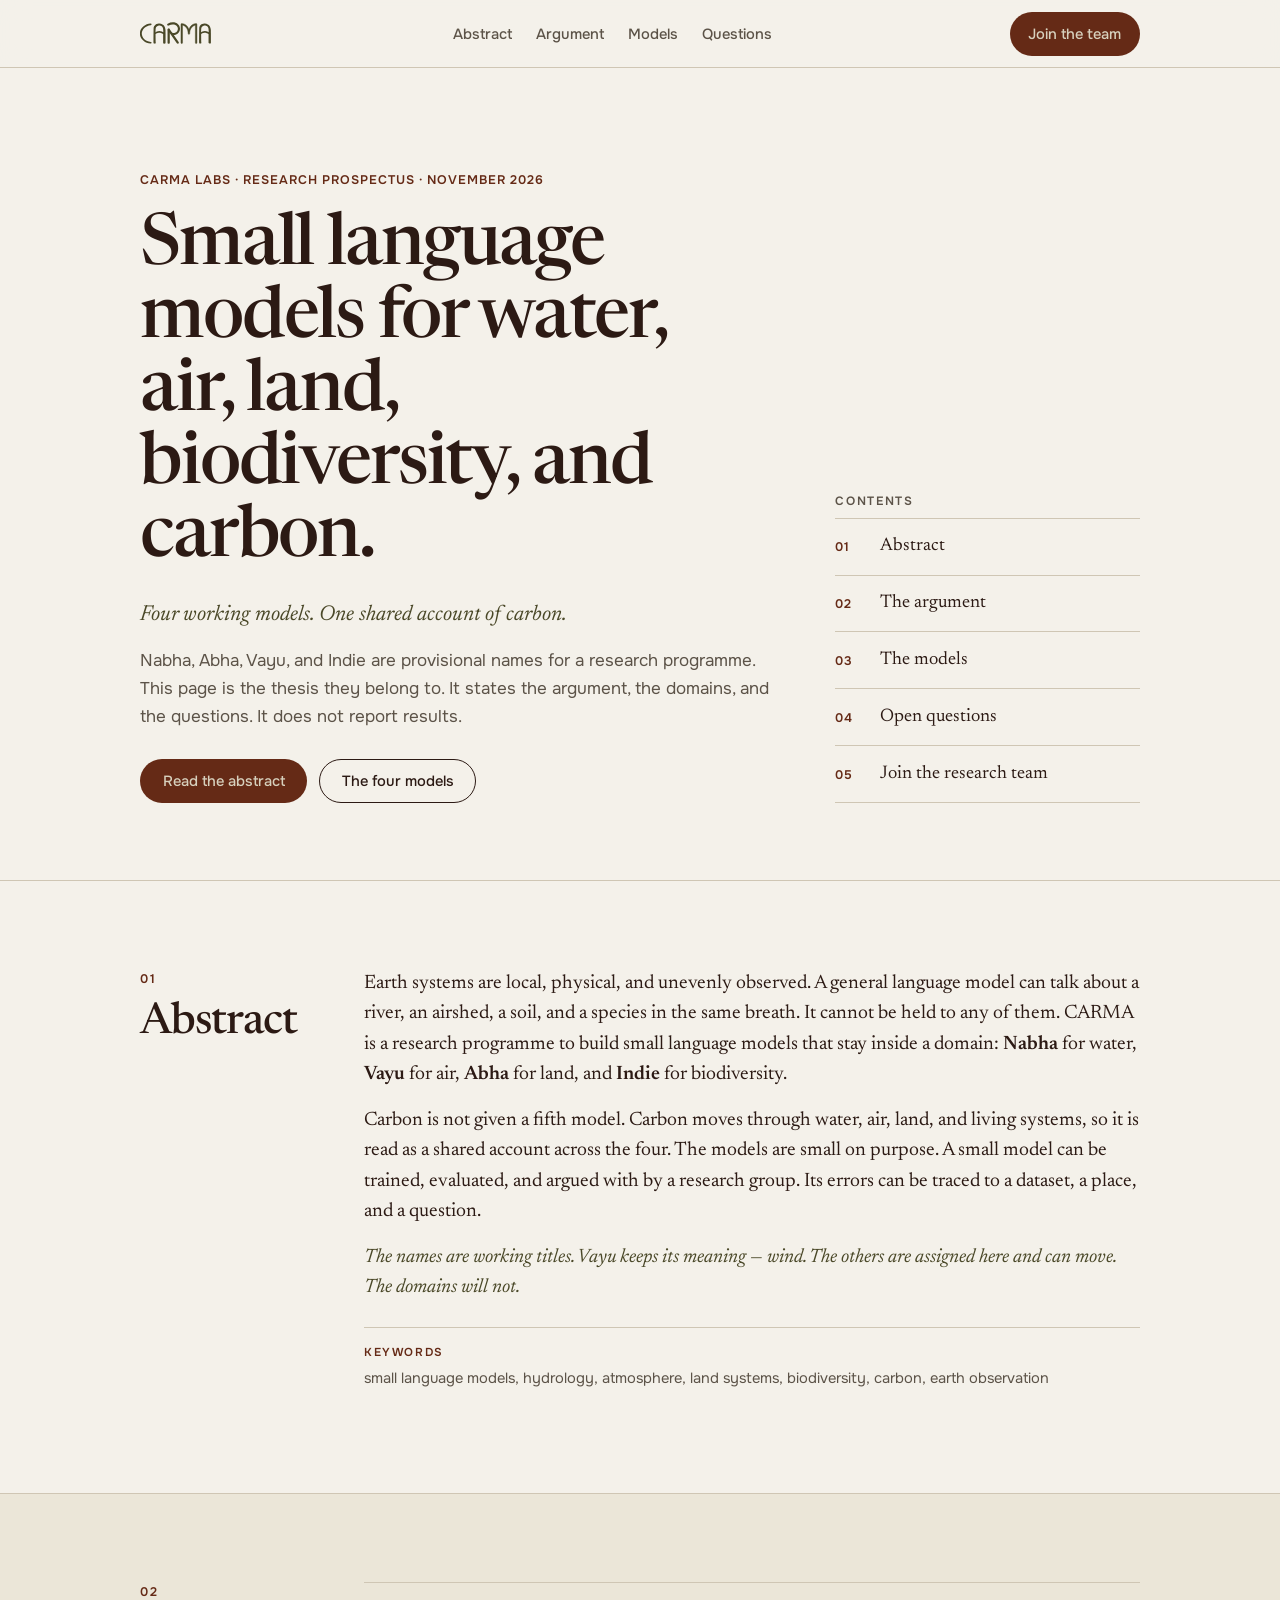
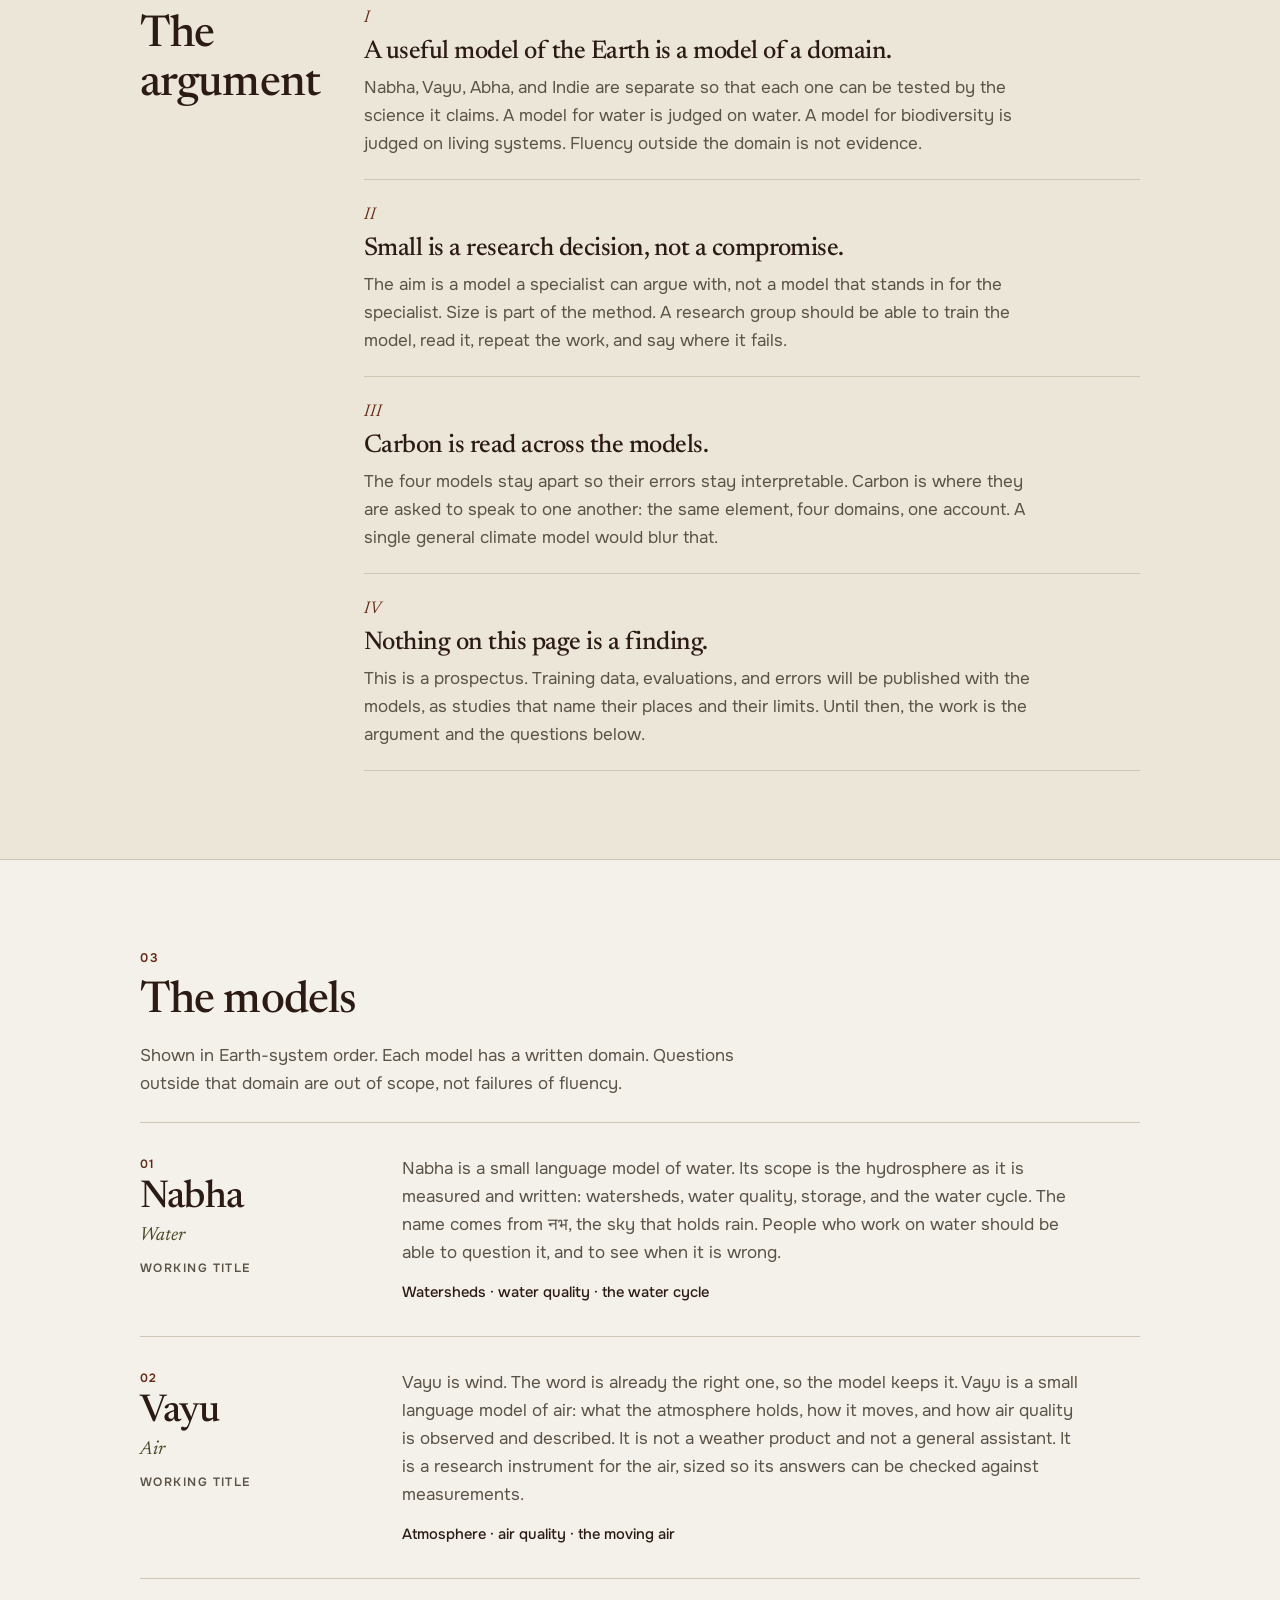
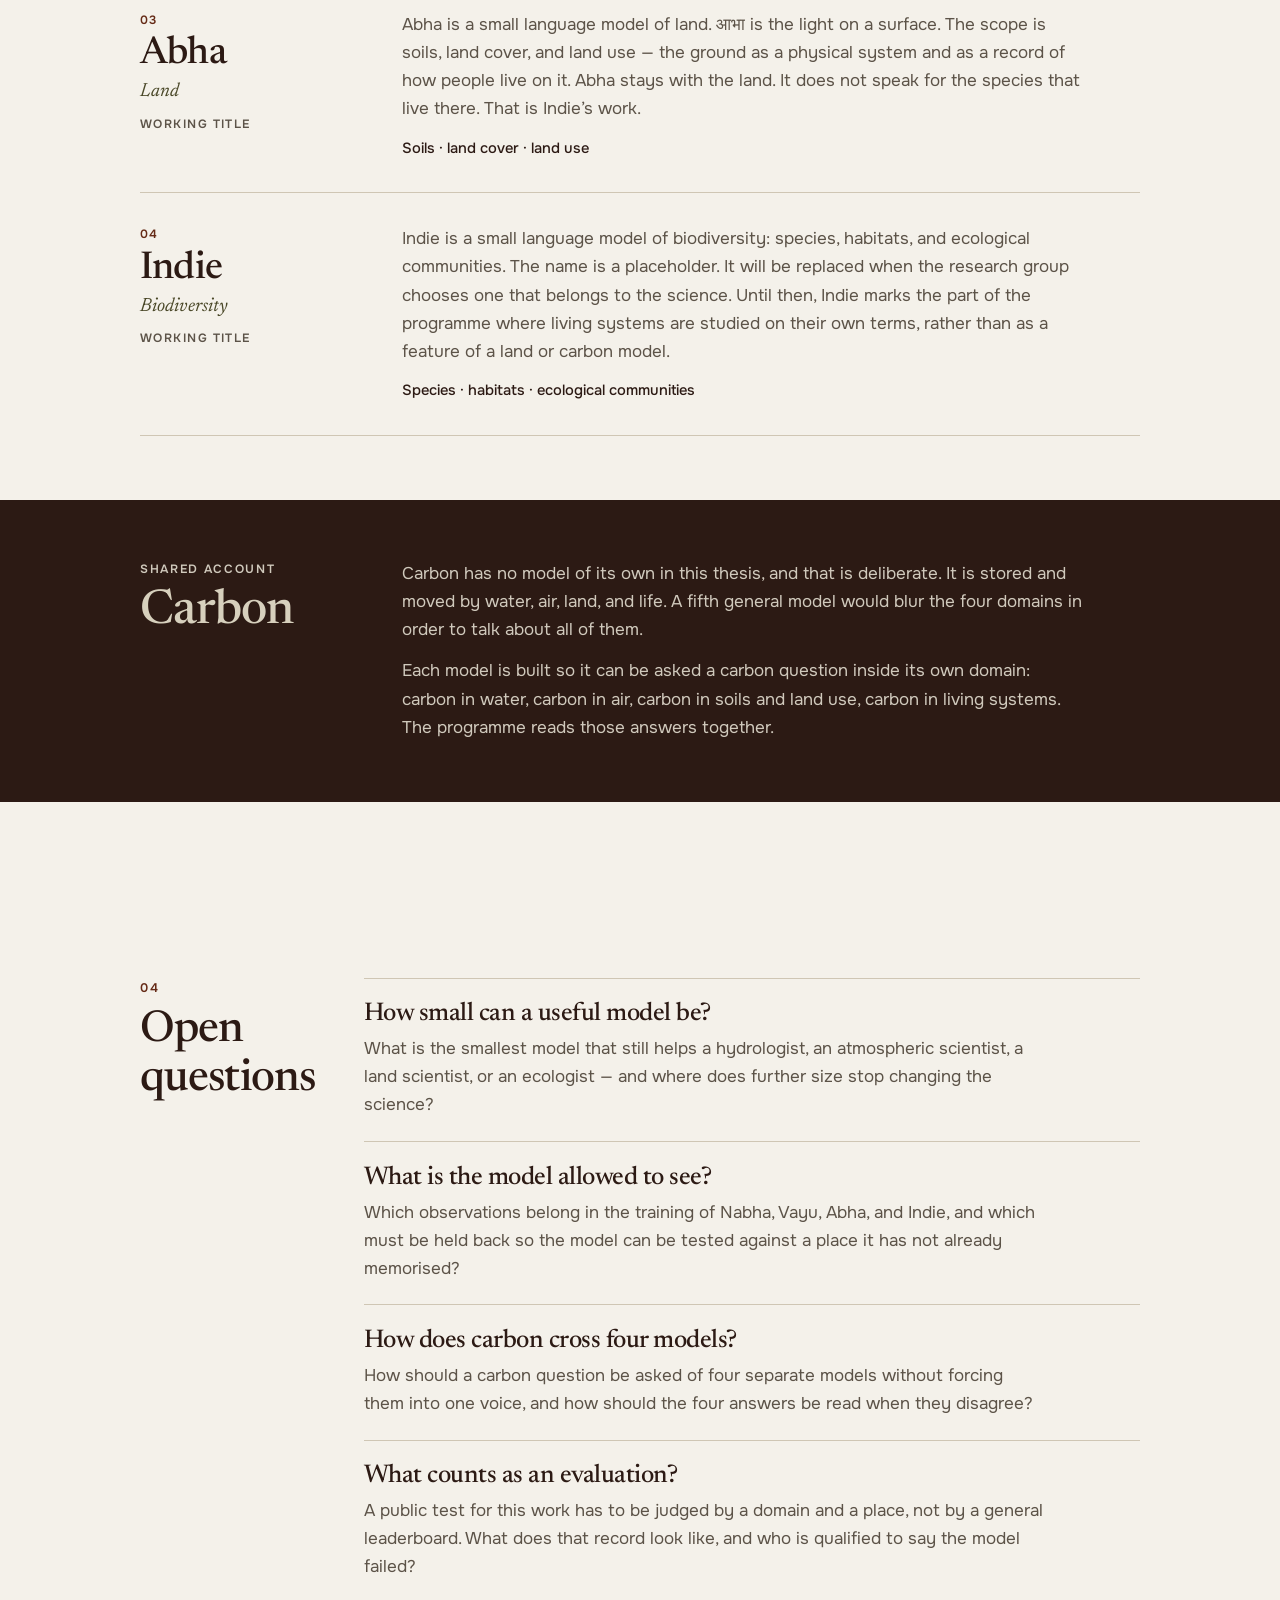
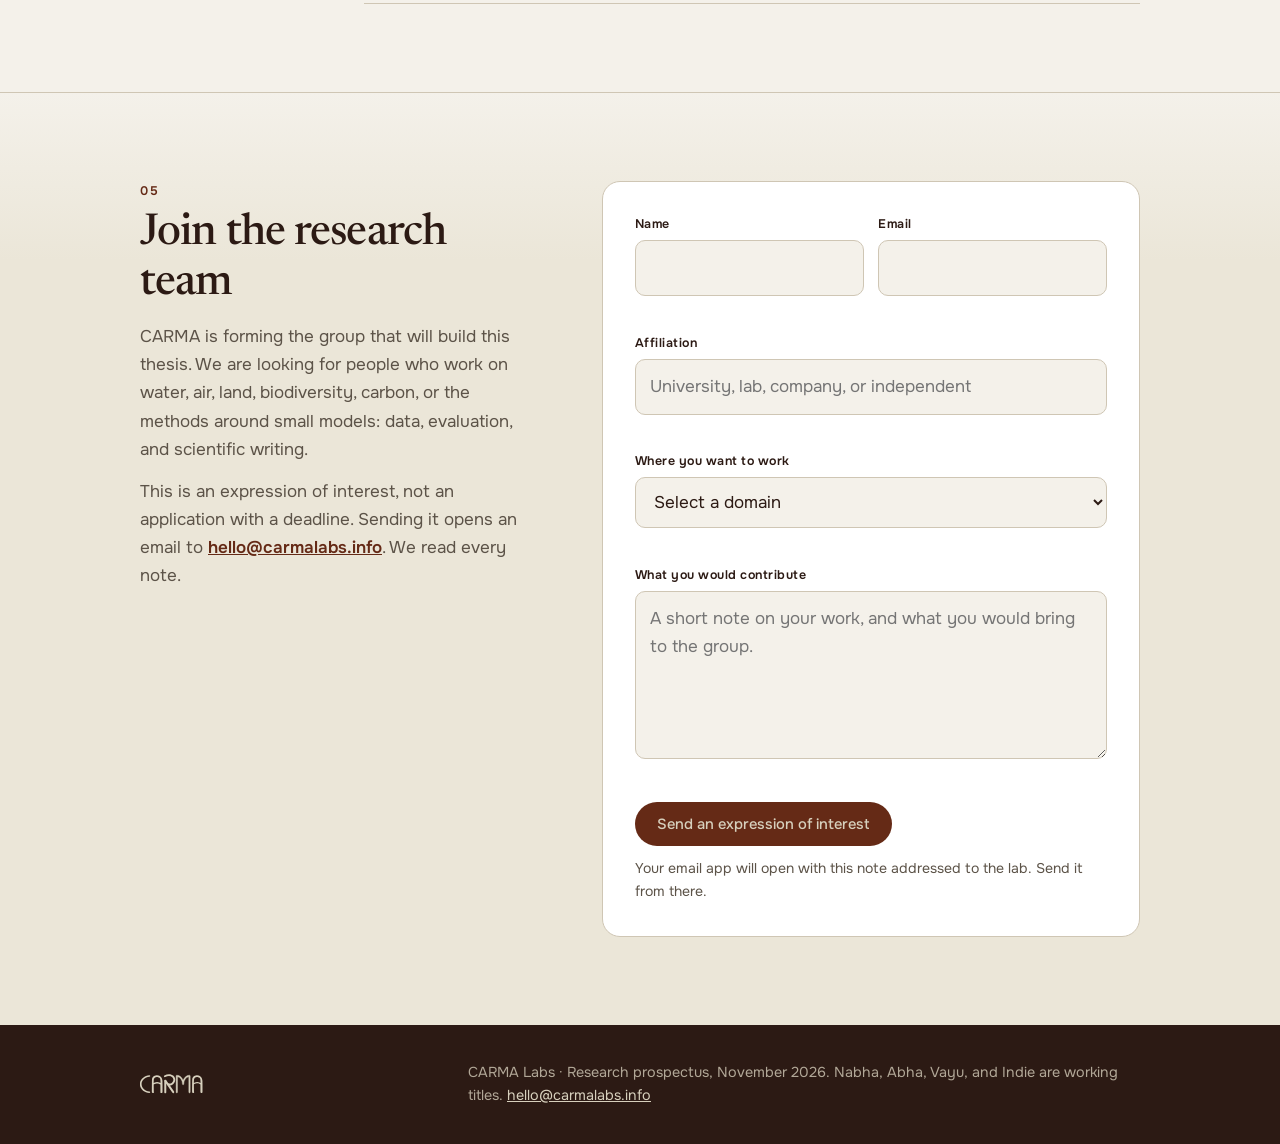
<file: index.html>
<!DOCTYPE html>
<html lang="en">
<head>
  <meta charset="UTF-8">
  <meta name="viewport" content="width=device-width, initial-scale=1.0">
  <title>CARMA — Small language models for water, air, land, biodiversity, and carbon</title>
  <meta name="description" content="A research prospectus from CARMA Labs. Working models Nabha, Abha, Vayu, and Indie, for water, air, land, and biodiversity, with carbon read across all four.">
  <meta property="og:title" content="CARMA — Small language models for water, air, land, biodiversity, and carbon">
  <meta property="og:description" content="A research prospectus. Working models: Nabha, Abha, Vayu, and Indie.">
  <meta property="og:type" content="website">
  <meta property="og:url" content="https://carmalabs.info/">
  <link rel="icon" href="./assets/brand/monogram-terracotta.svg" type="image/svg+xml">
  <link rel="preconnect" href="https://fonts.googleapis.com">
  <link rel="preconnect" href="https://fonts.gstatic.com" crossorigin>
  <link href="https://fonts.googleapis.com/css2?family=Newsreader:ital,opsz,wght@0,6..72,400;0,6..72,500;0,6..72,600;1,6..72,400;1,6..72,500&family=Onest:wght@400;500;600&display=swap" rel="stylesheet">
  <link rel="stylesheet" href="./assets/css/style.css">
</head>
<body>
  <a class="skip-link" href="#abstract">Skip to the thesis</a>

  <header class="site-header">
    <nav class="nav" aria-label="Thesis">
      <a href="#top" class="logo" aria-label="CARMA, back to the title">
        <img class="logo__wordmark" src="./assets/brand/wordmark-nav.svg" alt="CARMA">
      </a>
      <button class="nav-toggle" type="button" aria-label="Open sections" aria-expanded="false" aria-controls="nav-links">
        <span class="nav-toggle-bar"></span>
        <span class="nav-toggle-bar"></span>
        <span class="nav-toggle-bar"></span>
      </button>
      <ul class="nav-links" id="nav-links">
        <li><a href="#abstract">Abstract</a></li>
        <li><a href="#argument">Argument</a></li>
        <li><a href="#models">Models</a></li>
        <li><a href="#questions">Questions</a></li>
        <li class="nav-join"><a href="#join">Join the team</a></li>
      </ul>
      <a href="#join" class="btn btn--primary nav-cta">Join the team</a>
    </nav>
  </header>

  <main id="top">
    <section class="cover" aria-labelledby="thesis-title">
      <div class="container cover__grid">
        <div class="cover__titleblock">
          <p class="eyebrow">CARMA Labs · Research prospectus · November 2026</p>
          <h1 id="thesis-title">Small language models for water, air, land, biodiversity, and carbon.</h1>
          <p class="cover__epigraph">Four working models. One shared account of carbon.</p>
          <p class="cover__lede">Nabha, Abha, Vayu, and Indie are provisional names for a research programme. This page is the thesis they belong to. It states the argument, the domains, and the questions. It does not report results.</p>
          <div class="cover__actions">
            <a href="#abstract" class="btn btn--primary">Read the abstract</a>
            <a href="#models" class="btn btn--outline">The four models</a>
          </div>
        </div>
        <nav class="contents" aria-label="Contents">
          <p class="contents__label">Contents</p>
          <ol>
            <li><a href="#abstract"><span>01</span> Abstract</a></li>
            <li><a href="#argument"><span>02</span> The argument</a></li>
            <li><a href="#models"><span>03</span> The models</a></li>
            <li><a href="#questions"><span>04</span> Open questions</a></li>
            <li><a href="#join"><span>05</span> Join the research team</a></li>
          </ol>
        </nav>
      </div>
    </section>

    <section class="section" id="abstract" aria-labelledby="abstract-title">
      <div class="container prose-grid">
        <header class="section-kicker">
          <p class="section-num">01</p>
          <h2 id="abstract-title">Abstract</h2>
        </header>
        <div class="abstract">
          <p>Earth systems are local, physical, and unevenly observed. A general language model can talk about a river, an airshed, a soil, and a species in the same breath. It cannot be held to any of them. CARMA is a research programme to build small language models that stay inside a domain: <strong>Nabha</strong> for water, <strong>Vayu</strong> for air, <strong>Abha</strong> for land, and <strong>Indie</strong> for biodiversity.</p>
          <p>Carbon is not given a fifth model. Carbon moves through water, air, land, and living systems, so it is read as a shared account across the four. The models are small on purpose. A small model can be trained, evaluated, and argued with by a research group. Its errors can be traced to a dataset, a place, and a question.</p>
          <p class="abstract__close">The names are working titles. Vayu keeps its meaning — wind. The others are assigned here and can move. The domains will not.</p>
          <p class="keywords"><span>Keywords</span> small language models, hydrology, atmosphere, land systems, biodiversity, carbon, earth observation</p>
        </div>
      </div>
    </section>

    <section class="section section--sand" id="argument" aria-labelledby="argument-title">
      <div class="container prose-grid">
        <header class="section-kicker">
          <p class="section-num">02</p>
          <h2 id="argument-title">The argument</h2>
        </header>
        <div class="claims">
          <article class="claim">
            <p class="claim__num">I</p>
            <h3>A useful model of the Earth is a model of a domain.</h3>
            <p>Nabha, Vayu, Abha, and Indie are separate so that each one can be tested by the science it claims. A model for water is judged on water. A model for biodiversity is judged on living systems. Fluency outside the domain is not evidence.</p>
          </article>
          <article class="claim">
            <p class="claim__num">II</p>
            <h3>Small is a research decision, not a compromise.</h3>
            <p>The aim is a model a specialist can argue with, not a model that stands in for the specialist. Size is part of the method. A research group should be able to train the model, read it, repeat the work, and say where it fails.</p>
          </article>
          <article class="claim">
            <p class="claim__num">III</p>
            <h3>Carbon is read across the models.</h3>
            <p>The four models stay apart so their errors stay interpretable. Carbon is where they are asked to speak to one another: the same element, four domains, one account. A single general climate model would blur that.</p>
          </article>
          <article class="claim">
            <p class="claim__num">IV</p>
            <h3>Nothing on this page is a finding.</h3>
            <p>This is a prospectus. Training data, evaluations, and errors will be published with the models, as studies that name their places and their limits. Until then, the work is the argument and the questions below.</p>
          </article>
        </div>
      </div>
    </section>

    <section class="section" id="models" aria-labelledby="models-title">
      <div class="container">
        <header class="section-intro">
          <p class="section-num">03</p>
          <h2 id="models-title">The models</h2>
          <p class="section-lede">Shown in Earth-system order. Each model has a written domain. Questions outside that domain are out of scope, not failures of fluency.</p>
        </header>

        <div class="models">
          <article class="model" id="nabha">
            <div class="model__index">
              <p class="model__num">01</p>
              <h3>Nabha</h3>
              <p class="model__domain">Water</p>
              <p class="model__status">Working title</p>
            </div>
            <div class="model__body">
              <p>Nabha is a small language model of water. Its scope is the hydrosphere as it is measured and written: watersheds, water quality, storage, and the water cycle. The name comes from <span lang="sa">नभ</span>, the sky that holds rain. People who work on water should be able to question it, and to see when it is wrong.</p>
              <p class="model__scope">Watersheds · water quality · the water cycle</p>
            </div>
          </article>

          <article class="model" id="vayu">
            <div class="model__index">
              <p class="model__num">02</p>
              <h3>Vayu</h3>
              <p class="model__domain">Air</p>
              <p class="model__status">Working title</p>
            </div>
            <div class="model__body">
              <p>Vayu is wind. The word is already the right one, so the model keeps it. Vayu is a small language model of air: what the atmosphere holds, how it moves, and how air quality is observed and described. It is not a weather product and not a general assistant. It is a research instrument for the air, sized so its answers can be checked against measurements.</p>
              <p class="model__scope">Atmosphere · air quality · the moving air</p>
            </div>
          </article>

          <article class="model" id="abha">
            <div class="model__index">
              <p class="model__num">03</p>
              <h3>Abha</h3>
              <p class="model__domain">Land</p>
              <p class="model__status">Working title</p>
            </div>
            <div class="model__body">
              <p>Abha is a small language model of land. <span lang="sa">आभा</span> is the light on a surface. The scope is soils, land cover, and land use — the ground as a physical system and as a record of how people live on it. Abha stays with the land. It does not speak for the species that live there. That is Indie’s work.</p>
              <p class="model__scope">Soils · land cover · land use</p>
            </div>
          </article>

          <article class="model" id="indie">
            <div class="model__index">
              <p class="model__num">04</p>
              <h3>Indie</h3>
              <p class="model__domain">Biodiversity</p>
              <p class="model__status">Working title</p>
            </div>
            <div class="model__body">
              <p>Indie is a small language model of biodiversity: species, habitats, and ecological communities. The name is a placeholder. It will be replaced when the research group chooses one that belongs to the science. Until then, Indie marks the part of the programme where living systems are studied on their own terms, rather than as a feature of a land or carbon model.</p>
              <p class="model__scope">Species · habitats · ecological communities</p>
            </div>
          </article>
        </div>
      </div>

      <div class="carbon" id="carbon">
        <div class="container carbon__grid">
          <div>
            <p class="carbon__kicker">Shared account</p>
            <h3>Carbon</h3>
          </div>
          <div>
            <p>Carbon has no model of its own in this thesis, and that is deliberate. It is stored and moved by water, air, land, and life. A fifth general model would blur the four domains in order to talk about all of them.</p>
            <p>Each model is built so it can be asked a carbon question inside its own domain: carbon in water, carbon in air, carbon in soils and land use, carbon in living systems. The programme reads those answers together.</p>
          </div>
        </div>
      </div>
    </section>

    <section class="section" id="questions" aria-labelledby="questions-title">
      <div class="container prose-grid">
        <header class="section-kicker">
          <p class="section-num">04</p>
          <h2 id="questions-title">Open questions</h2>
        </header>
        <ol class="questions">
          <li>
            <h3>How small can a useful model be?</h3>
            <p>What is the smallest model that still helps a hydrologist, an atmospheric scientist, a land scientist, or an ecologist — and where does further size stop changing the science?</p>
          </li>
          <li>
            <h3>What is the model allowed to see?</h3>
            <p>Which observations belong in the training of Nabha, Vayu, Abha, and Indie, and which must be held back so the model can be tested against a place it has not already memorised?</p>
          </li>
          <li>
            <h3>How does carbon cross four models?</h3>
            <p>How should a carbon question be asked of four separate models without forcing them into one voice, and how should the four answers be read when they disagree?</p>
          </li>
          <li>
            <h3>What counts as an evaluation?</h3>
            <p>A public test for this work has to be judged by a domain and a place, not by a general leaderboard. What does that record look like, and who is qualified to say the model failed?</p>
          </li>
        </ol>
      </div>
    </section>

    <section class="section section--join" id="join" aria-labelledby="join-title">
      <div class="container join-grid">
        <header class="section-kicker">
          <p class="section-num">05</p>
          <h2 id="join-title">Join the research team</h2>
          <p>CARMA is forming the group that will build this thesis. We are looking for people who work on water, air, land, biodiversity, carbon, or the methods around small models: data, evaluation, and scientific writing.</p>
          <p>This is an expression of interest, not an application with a deadline. Sending it opens an email to <a href="mailto:hello@carmalabs.info">hello@carmalabs.info</a>. We read every note.</p>
        </header>

        <form class="join-form" id="join-form" novalidate>
          <div class="form-row">
            <div class="form-group">
              <label for="name">Name</label>
              <input type="text" id="name" name="name" autocomplete="name" required>
              <span class="form-error" id="name-error"></span>
            </div>
            <div class="form-group">
              <label for="email">Email</label>
              <input type="email" id="email" name="email" autocomplete="email" required>
              <span class="form-error" id="email-error"></span>
            </div>
          </div>
          <div class="form-group">
            <label for="affiliation">Affiliation</label>
            <input type="text" id="affiliation" name="affiliation" autocomplete="organization" placeholder="University, lab, company, or independent" required>
            <span class="form-error" id="affiliation-error"></span>
          </div>
          <div class="form-group">
            <label for="interest">Where you want to work</label>
            <select id="interest" name="interest" required>
              <option value="">Select a domain</option>
              <option>Nabha — Water</option>
              <option>Vayu — Air</option>
              <option>Abha — Land</option>
              <option>Indie — Biodiversity</option>
              <option>Carbon, across the four models</option>
              <option>Methods, data, and evaluation</option>
              <option>Not sure yet</option>
            </select>
            <span class="form-error" id="interest-error"></span>
          </div>
          <div class="form-group">
            <label for="note">What you would contribute</label>
            <textarea id="note" name="note" rows="5" required placeholder="A short note on your work, and what you would bring to the group."></textarea>
            <span class="form-error" id="note-error"></span>
          </div>
          <div class="form-actions">
            <button type="submit" class="btn btn--primary">Send an expression of interest</button>
            <p class="form-hint">Your email app will open with this note addressed to the lab. Send it from there.</p>
          </div>
          <p class="form-success" id="form-success" hidden role="status"></p>
        </form>
      </div>
    </section>
  </main>

  <footer class="site-footer">
    <div class="footer-inner">
      <img src="./assets/brand/wordmark-on-dark.svg" alt="CARMA" class="footer-wordmark">
      <p class="colophon">CARMA Labs · Research prospectus, November 2026. Nabha, Abha, Vayu, and Indie are working titles. <a href="mailto:hello@carmalabs.info">hello@carmalabs.info</a></p>
    </div>
  </footer>

  <script src="./assets/js/main.js"></script>
</body>
</html>
</file>
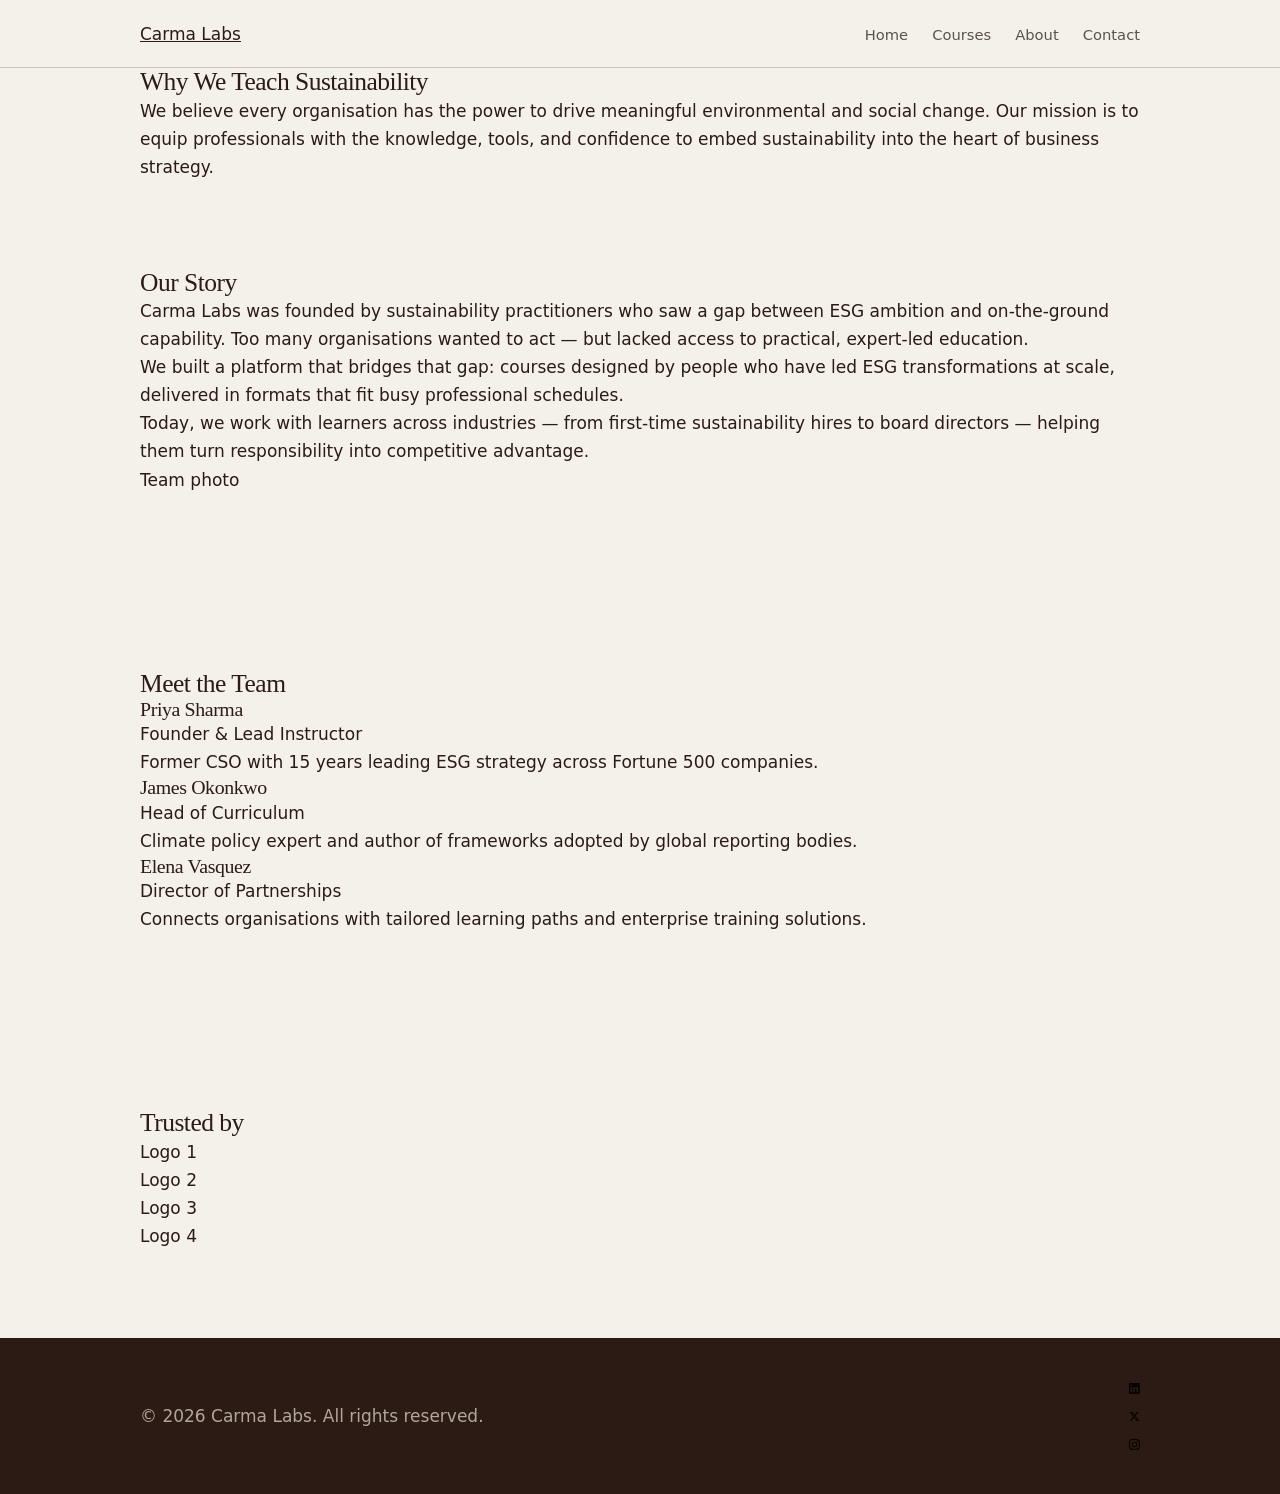
<file: about.html>
<!DOCTYPE html>
<html lang="en">
<head>
  <meta charset="UTF-8">
  <meta name="viewport" content="width=device-width, initial-scale=1.0">
  <title>About — Carma Labs</title>
  <link rel="preconnect" href="https://fonts.googleapis.com">
  <link rel="preconnect" href="https://fonts.gstatic.com" crossorigin>
  <link href="https://fonts.googleapis.com/css2?family=Inter:wght@400;500;600&display=swap" rel="stylesheet">
  <link rel="stylesheet" href="./assets/css/style.css">
</head>
<body>
  <header class="site-header">
    <nav class="nav" aria-label="Main navigation">
      <a href="./index.html" class="logo">Carma Labs</a>
      <button class="nav-toggle" type="button" aria-label="Toggle menu" aria-expanded="false">
        <span class="nav-toggle-bar"></span>
        <span class="nav-toggle-bar"></span>
        <span class="nav-toggle-bar"></span>
      </button>
      <ul class="nav-links">
        <li><a href="./index.html">Home</a></li>
        <li><a href="./courses.html">Courses</a></li>
        <li><a href="./about.html">About</a></li>
        <li><a href="./contact.html">Contact</a></li>
      </ul>
    </nav>
  </header>

  <main>
    <!-- Hero -->
    <section class="page-hero section--alt">
      <div class="container page-hero__inner page-hero__inner--centered">
        <h1 class="page-hero__title">Why We Teach Sustainability</h1>
        <p class="page-hero__subtext">We believe every organisation has the power to drive meaningful environmental and social change. Our mission is to equip professionals with the knowledge, tools, and confidence to embed sustainability into the heart of business strategy.</p>
      </div>
    </section>

    <!-- Our Story -->
    <section class="section our-story">
      <div class="container our-story__inner">
        <div class="our-story__content">
          <h2 class="section-heading section-heading--left">Our Story</h2>
          <p>Carma Labs was founded by sustainability practitioners who saw a gap between ESG ambition and on-the-ground capability. Too many organisations wanted to act — but lacked access to practical, expert-led education.</p>
          <p>We built a platform that bridges that gap: courses designed by people who have led ESG transformations at scale, delivered in formats that fit busy professional schedules.</p>
          <p>Today, we work with learners across industries — from first-time sustainability hires to board directors — helping them turn responsibility into competitive advantage.</p>
        </div>
        <div class="our-story__image" aria-hidden="true">
          <span class="placeholder-label">Team photo</span>
        </div>
      </div>
    </section>

    <!-- Team -->
    <section class="section section--alt team">
      <div class="container">
        <h2 class="section-heading">Meet the Team</h2>
        <div class="team-grid">
          <article class="team-card">
            <div class="team-card__photo" aria-hidden="true"></div>
            <h3 class="team-card__name">Priya Sharma</h3>
            <p class="team-card__title">Founder &amp; Lead Instructor</p>
            <p class="team-card__bio">Former CSO with 15 years leading ESG strategy across Fortune 500 companies.</p>
          </article>
          <article class="team-card">
            <div class="team-card__photo" aria-hidden="true"></div>
            <h3 class="team-card__name">James Okonkwo</h3>
            <p class="team-card__title">Head of Curriculum</p>
            <p class="team-card__bio">Climate policy expert and author of frameworks adopted by global reporting bodies.</p>
          </article>
          <article class="team-card">
            <div class="team-card__photo" aria-hidden="true"></div>
            <h3 class="team-card__name">Elena Vasquez</h3>
            <p class="team-card__title">Director of Partnerships</p>
            <p class="team-card__bio">Connects organisations with tailored learning paths and enterprise training solutions.</p>
          </article>
        </div>
      </div>
    </section>

    <!-- Partners -->
    <section class="section partners">
      <div class="container">
        <h2 class="section-heading">Trusted by</h2>
        <div class="partners-grid">
          <div class="partner-logo" aria-hidden="true"><span>Logo 1</span></div>
          <div class="partner-logo" aria-hidden="true"><span>Logo 2</span></div>
          <div class="partner-logo" aria-hidden="true"><span>Logo 3</span></div>
          <div class="partner-logo" aria-hidden="true"><span>Logo 4</span></div>
        </div>
      </div>
    </section>
  </main>

  <footer class="site-footer">
    <div class="footer-inner">
      <p class="copyright">&copy; 2026 Carma Labs. All rights reserved.</p>
      <div class="social-links">
        <a href="#" aria-label="LinkedIn">
          <svg viewBox="0 0 24 24" aria-hidden="true"><path d="M20.447 20.452h-3.554v-5.569c0-1.328-.027-3.037-1.852-3.037-1.853 0-2.136 1.445-2.136 2.939v5.667H9.351V9h3.414v1.561h.046c.477-.9 1.637-1.85 3.37-1.85 3.601 0 4.267 2.37 4.267 5.455v6.286zM5.337 7.433a2.062 2.062 0 01-2.063-2.065 2.064 2.064 0 112.063 2.065zm1.782 13.019H3.555V9h3.564v11.452zM22.225 0H1.771C.792 0 0 .774 0 1.729v20.542C0 23.227.792 24 1.771 24h20.451C23.2 24 24 23.227 24 22.271V1.729C24 .774 23.2 0 22.222 0h.003z"/></svg>
        </a>
        <a href="#" aria-label="Twitter">
          <svg viewBox="0 0 24 24" aria-hidden="true"><path d="M18.244 2.25h3.308l-7.227 8.26 8.502 11.24H16.17l-5.214-6.817L4.99 21.75H1.68l7.73-8.835L1.254 2.25H8.08l4.713 6.231zm-1.161 17.52h1.833L7.084 4.126H5.117z"/></svg>
        </a>
        <a href="#" aria-label="Instagram">
          <svg viewBox="0 0 24 24" aria-hidden="true"><path d="M12 2.163c3.204 0 3.584.012 4.85.07 3.252.148 4.771 1.691 4.919 4.919.058 1.265.069 1.645.069 4.849 0 3.205-.012 3.584-.069 4.849-.149 3.225-1.664 4.771-4.919 4.919-1.266.058-1.644.07-4.85.07-3.204 0-3.584-.012-4.849-.07-3.26-.149-4.771-1.699-4.919-4.92-.058-1.265-.07-1.644-.07-4.849 0-3.204.013-3.583.07-4.849.149-3.227 1.664-4.771 4.919-4.919 1.266-.057 1.645-.069 4.849-.069zM12 0C8.741 0 8.333.014 7.053.072 2.695.272.273 2.69.073 7.052.014 8.333 0 8.741 0 12c0 3.259.014 3.668.072 4.948.2 4.358 2.618 6.78 6.98 6.98C8.333 23.986 8.741 24 12 24c3.259 0 3.668-.014 4.948-.072 4.354-.2 6.782-2.618 6.979-6.98.059-1.28.073-1.689.073-4.948 0-3.259-.014-3.667-.072-4.947-.196-4.354-2.617-6.78-6.979-6.98C15.668.014 15.259 0 12 0zm0 5.838a6.162 6.162 0 100 12.324 6.162 6.162 0 000-12.324zM12 16a4 4 0 110-8 4 4 0 010 8zm6.406-11.845a1.44 1.44 0 100 2.881 1.44 1.44 0 000-2.881z"/></svg>
        </a>
      </div>
    </div>
  </footer>

  <script src="./assets/js/main.js"></script>
</body>
</html>
</file>
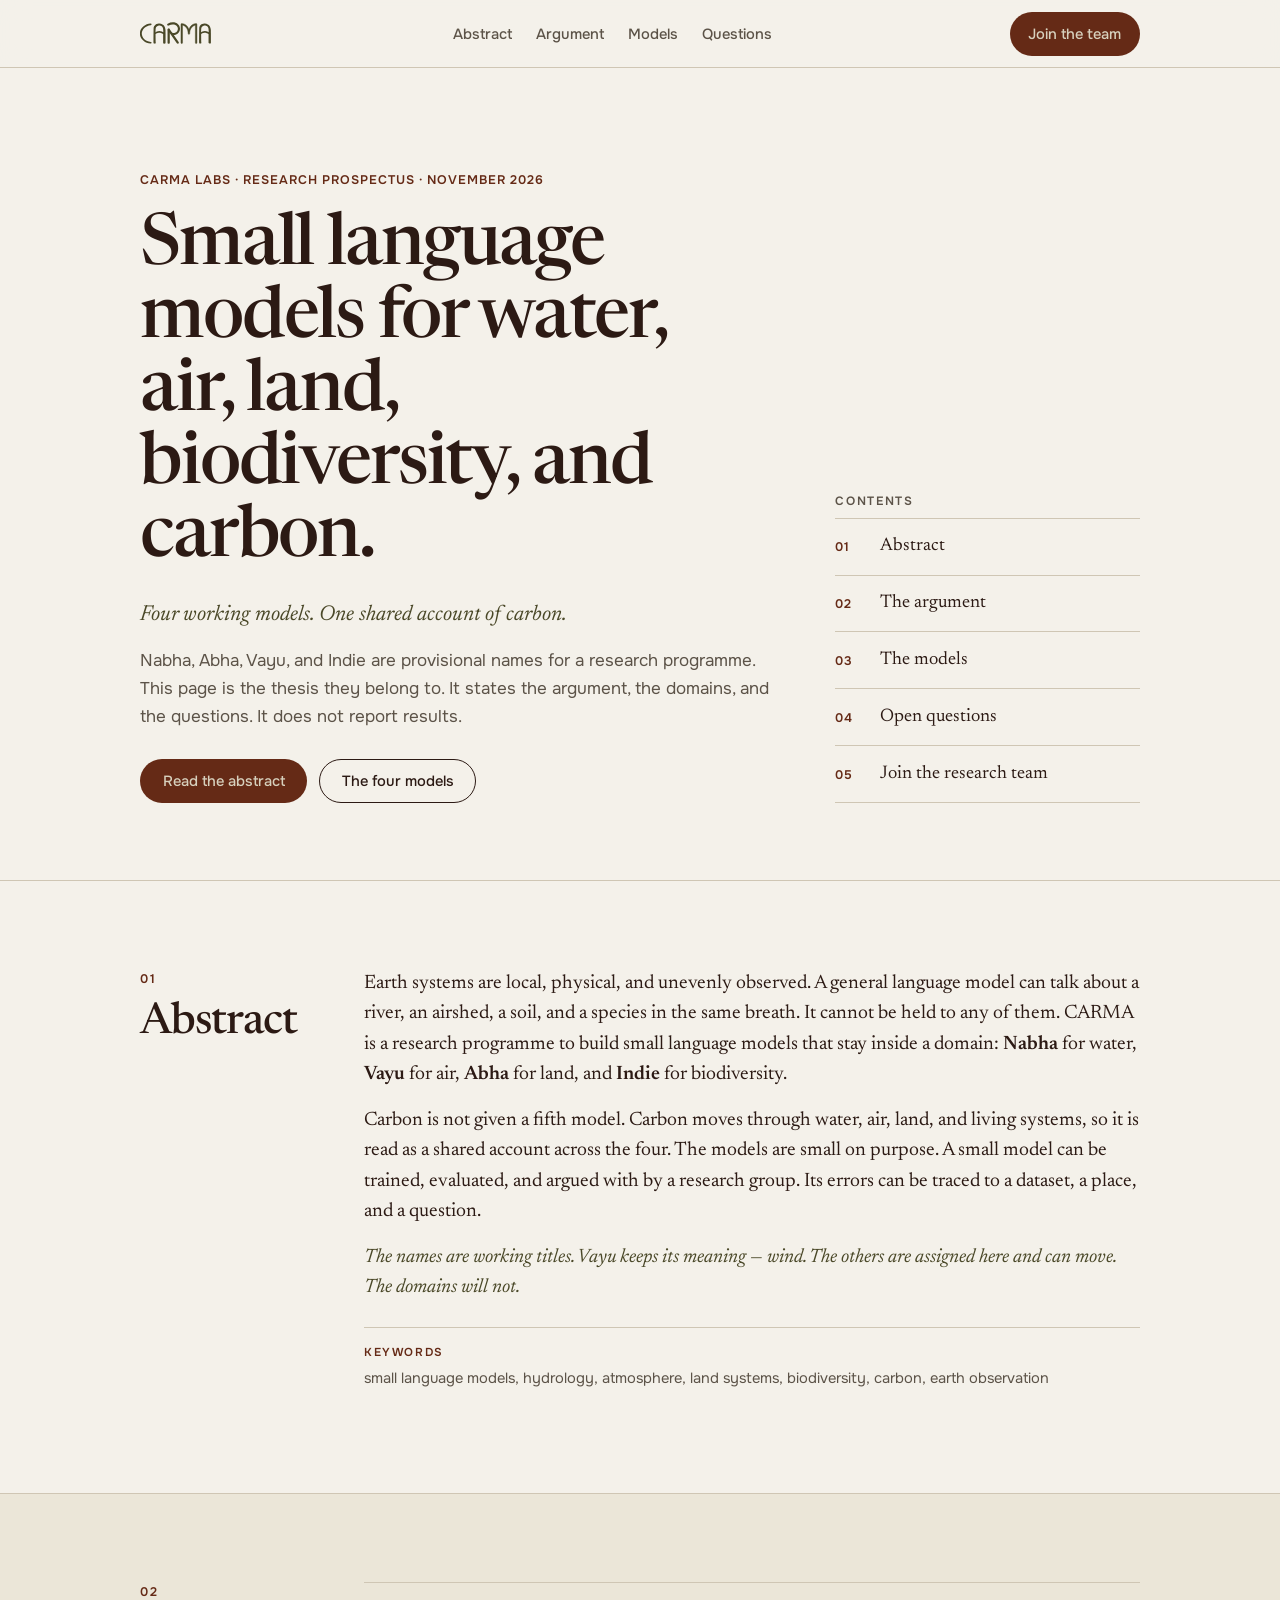
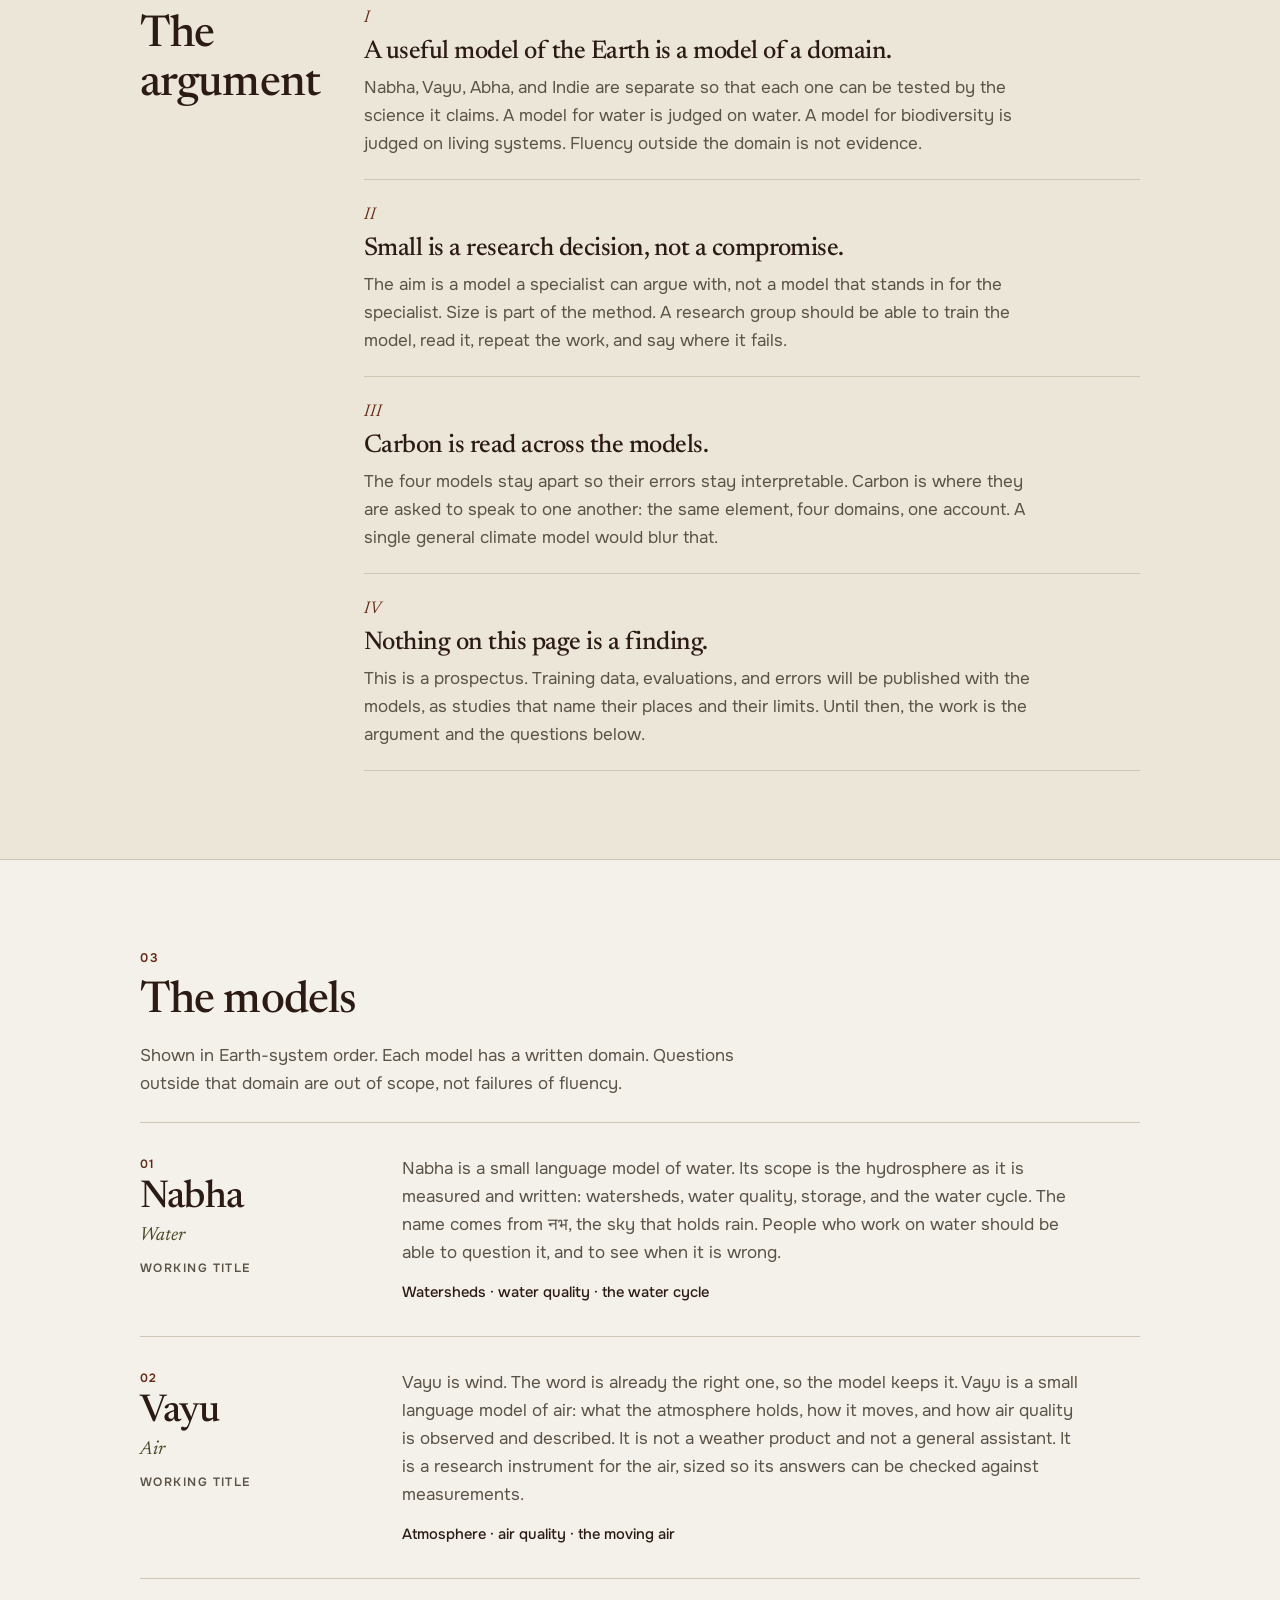
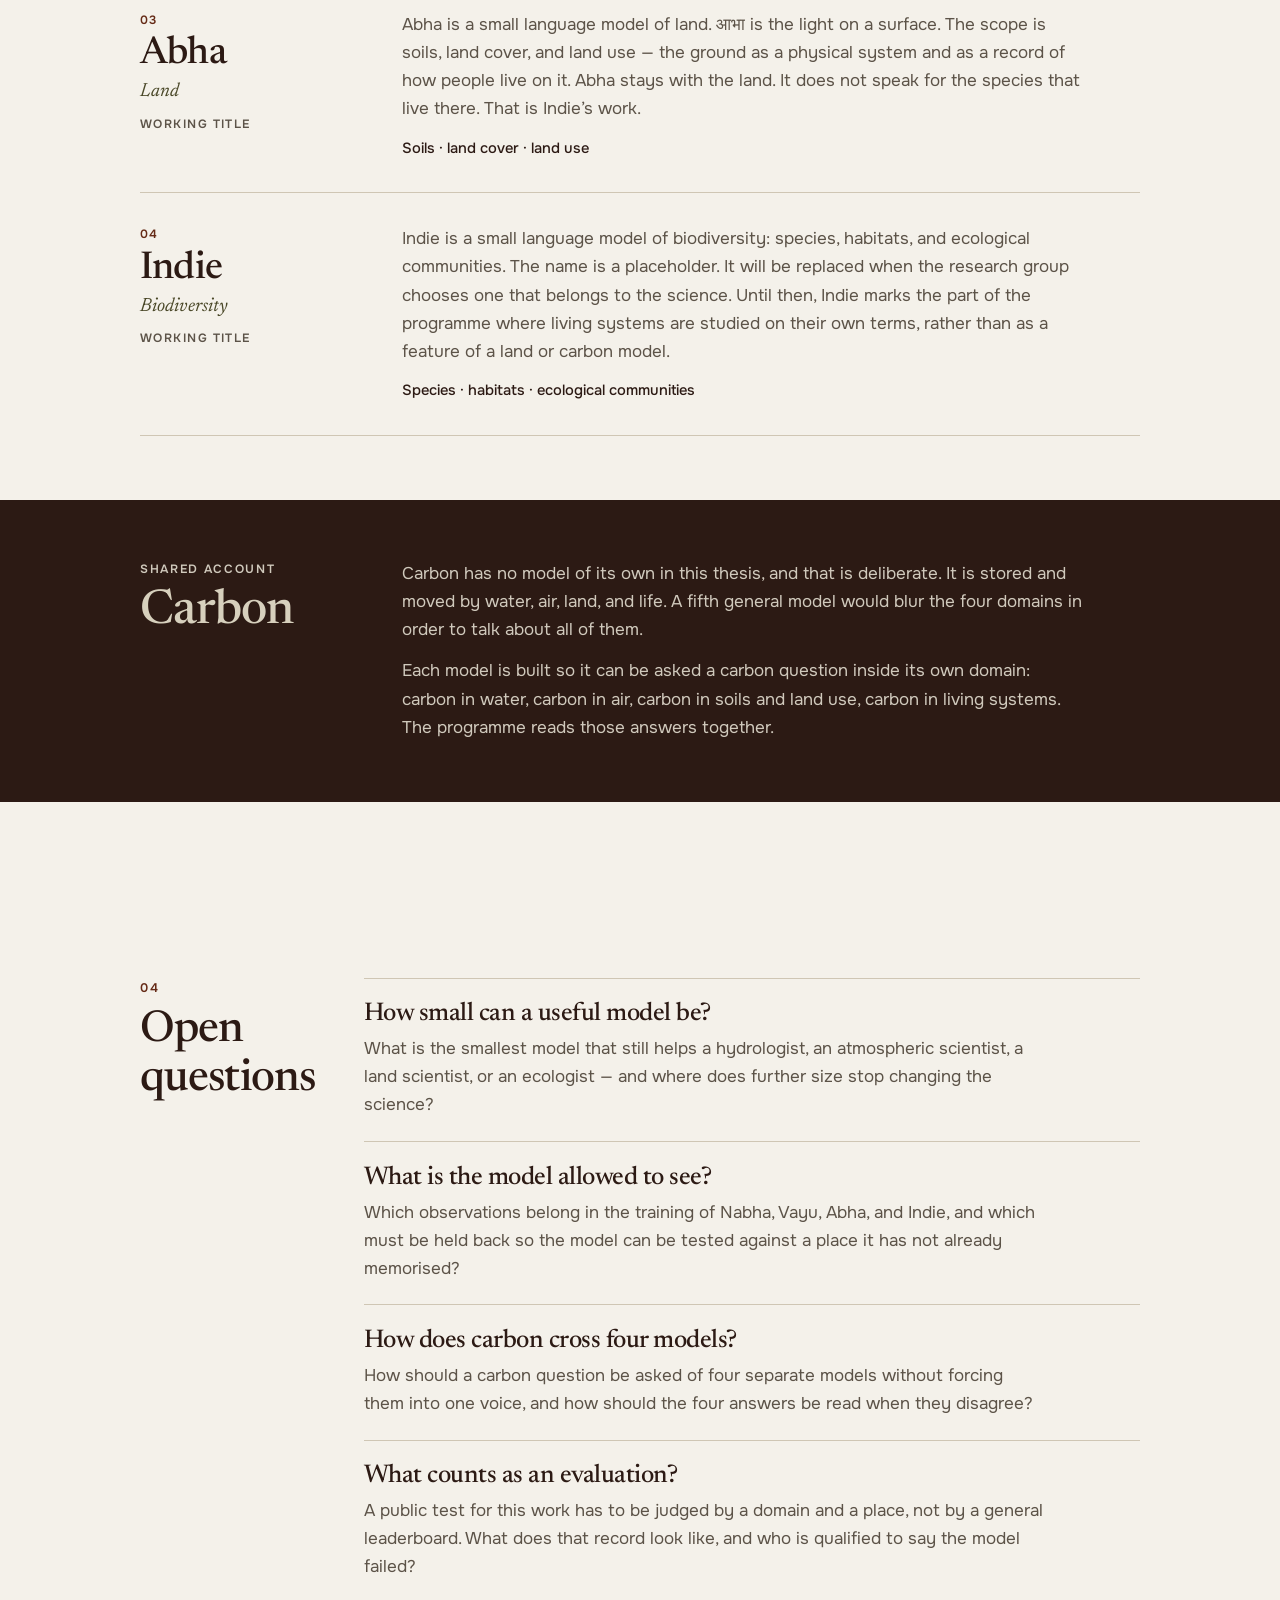
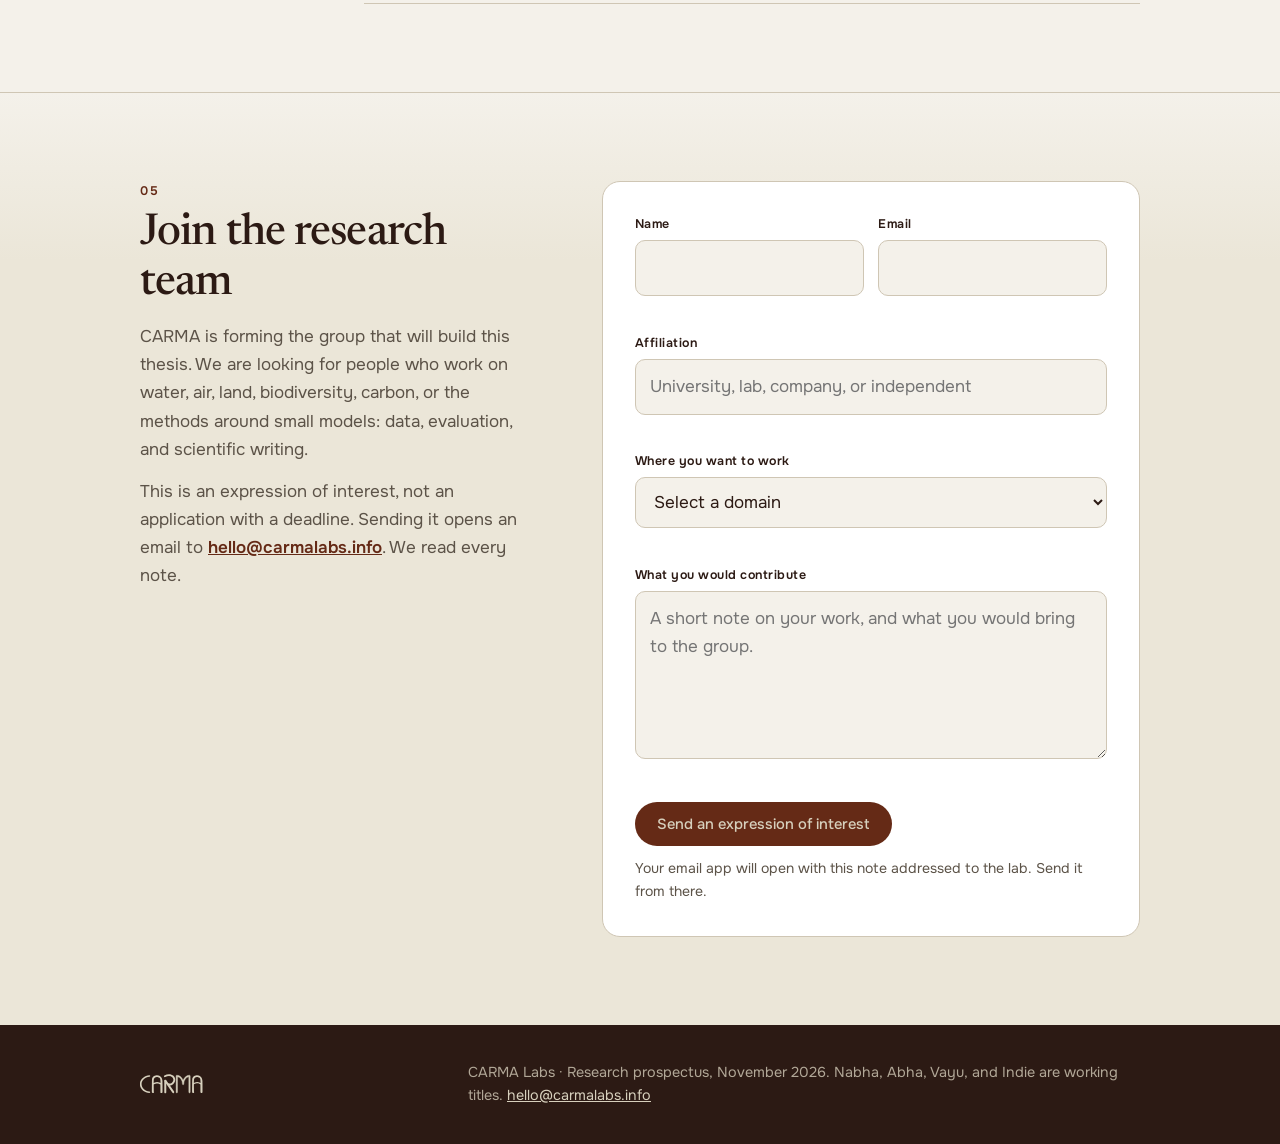
<file: blog.html>
<!DOCTYPE html>
<html lang="en">
<head>
  <meta charset="UTF-8">
  <meta http-equiv="refresh" content="0; url=./index.html">
  <link rel="canonical" href="./index.html">
  <title>CARMA</title>
  <script>location.replace("./index.html");</script>
</head>
<body>
  <p><a href="./index.html">CARMA research prospectus</a></p>
</body>
</html>
</file>
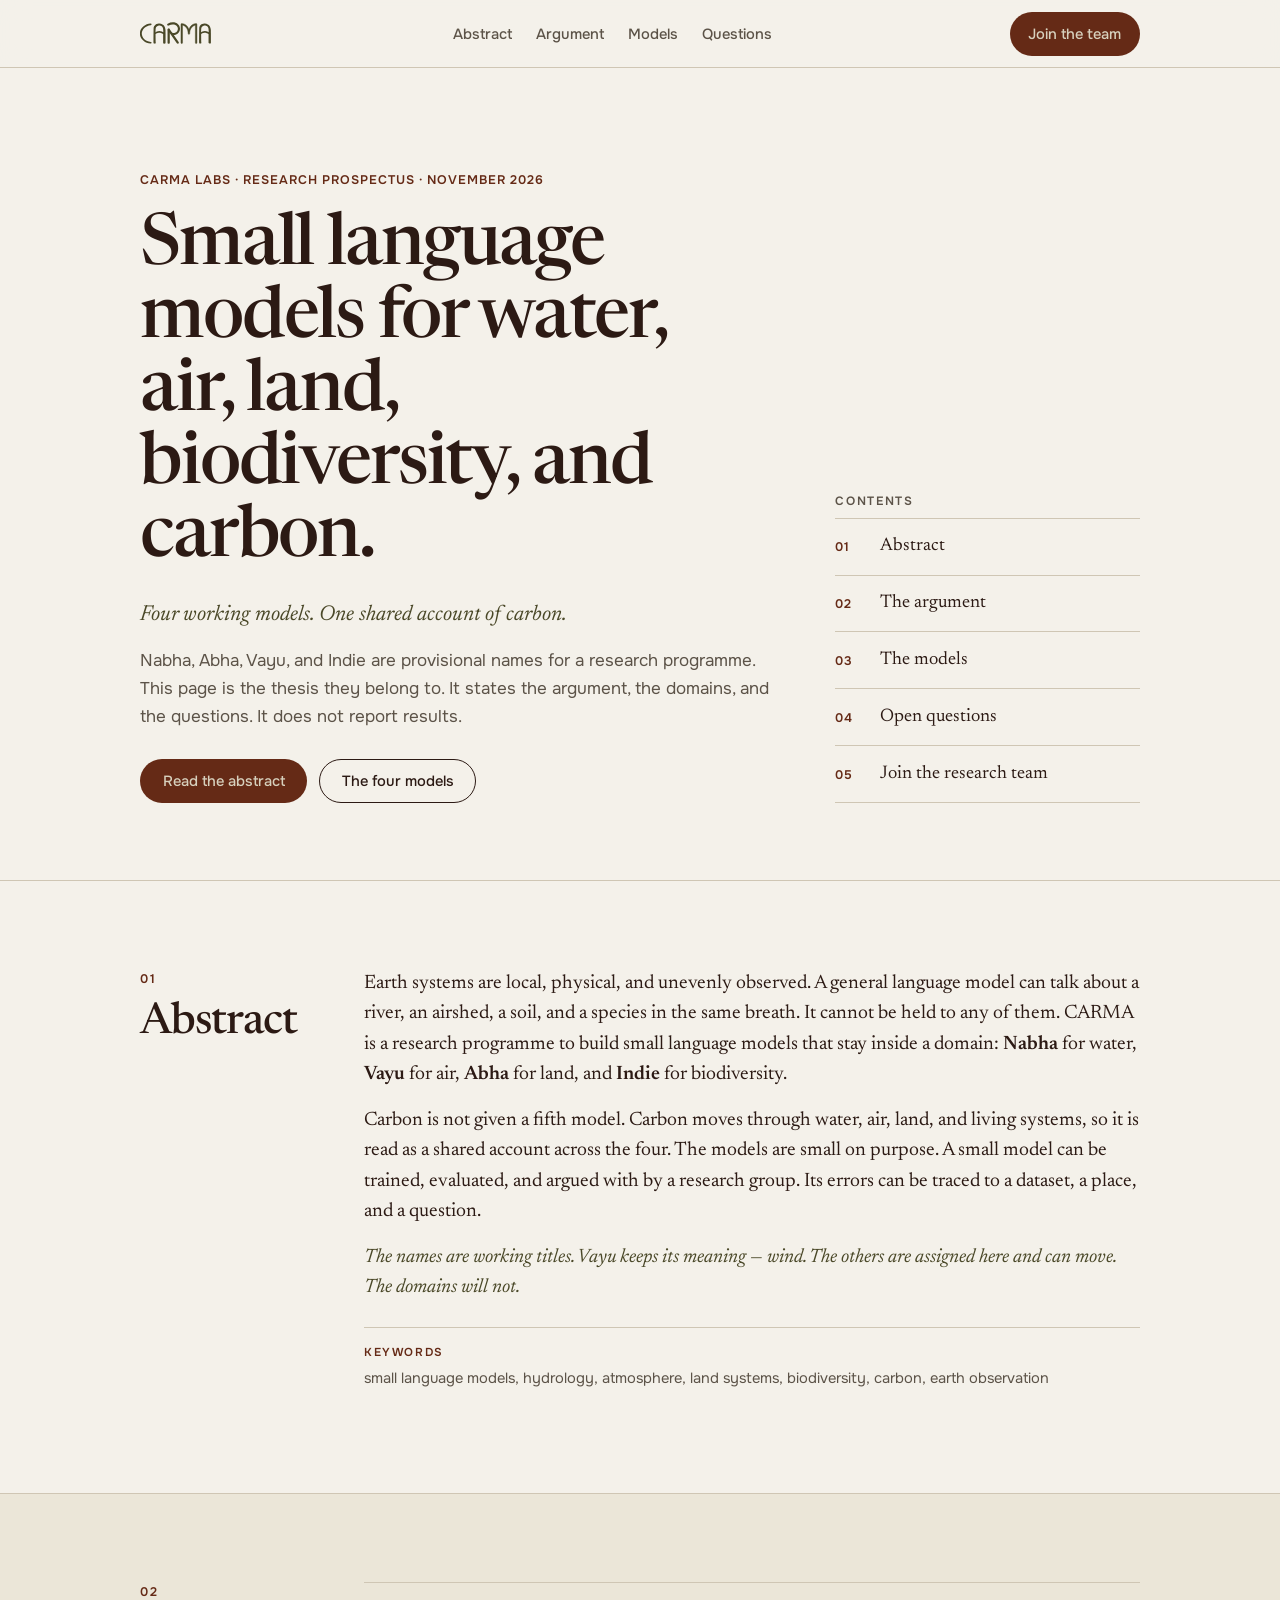
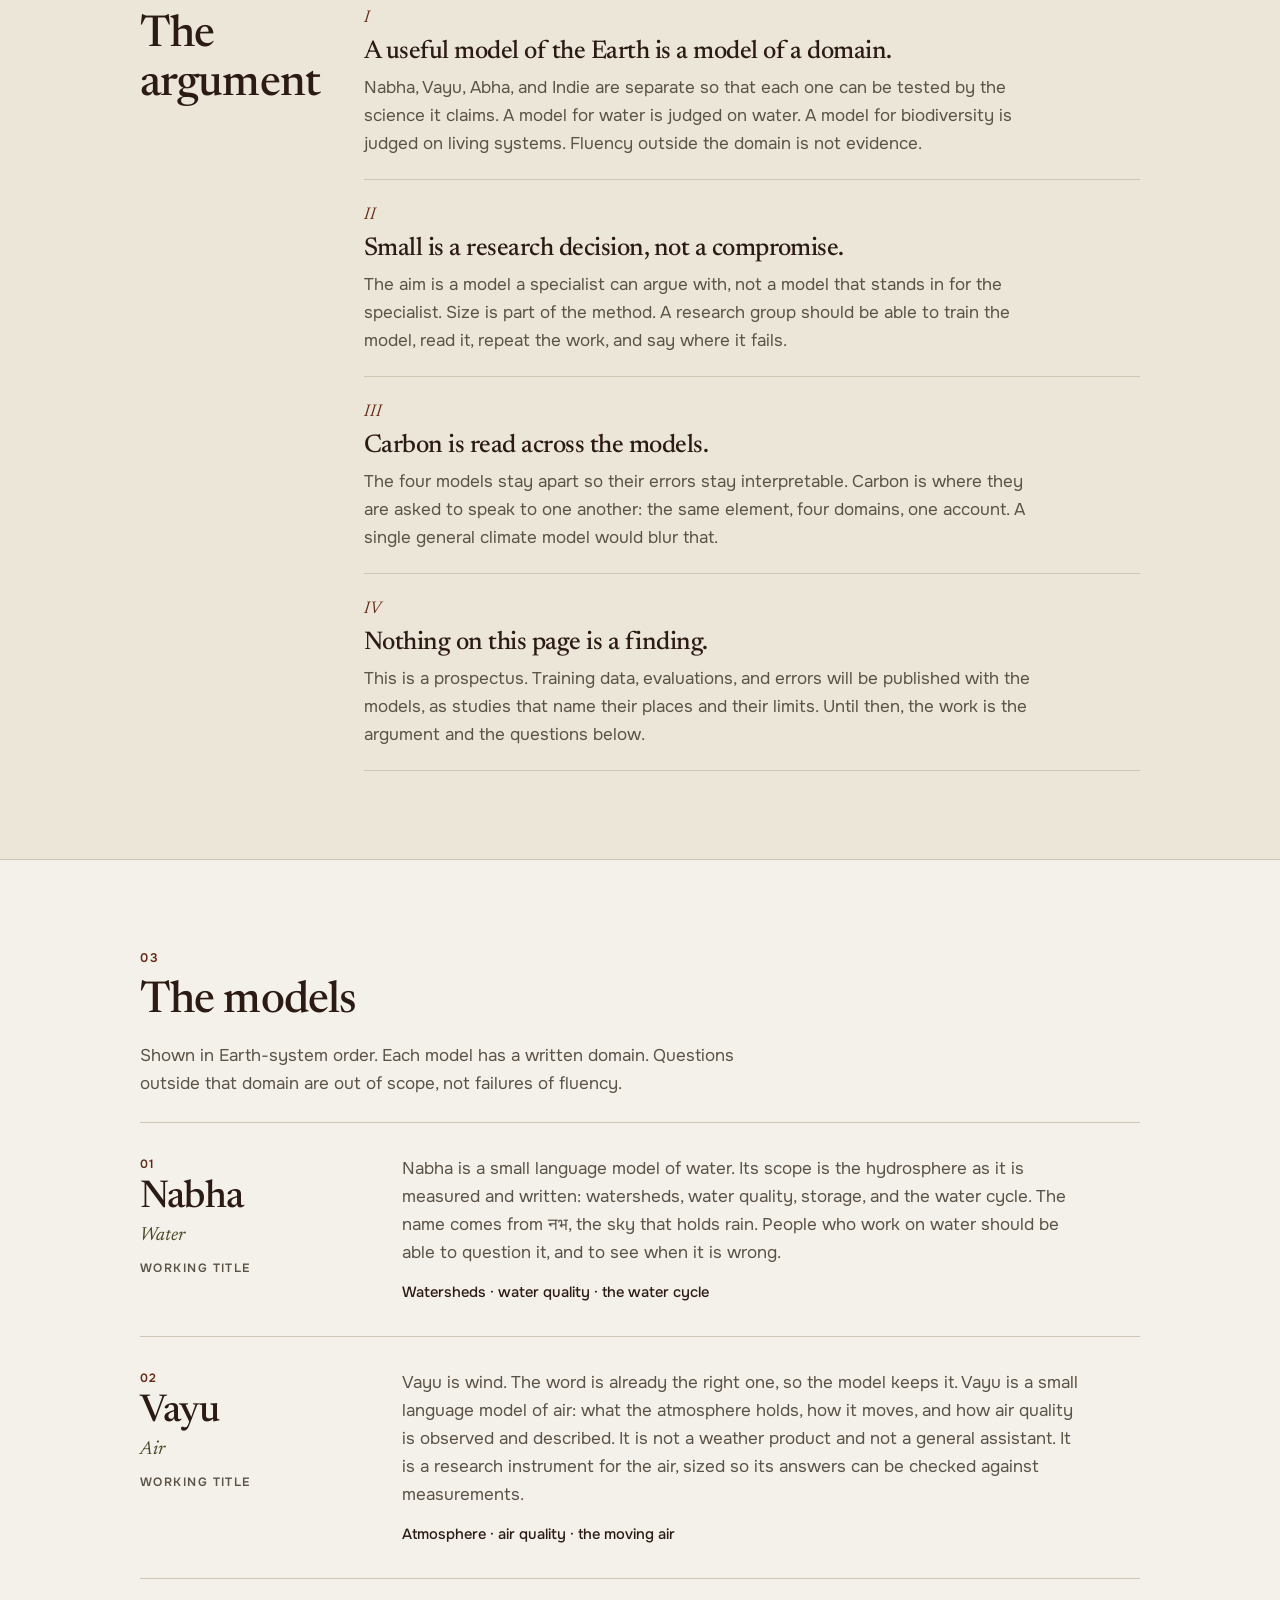
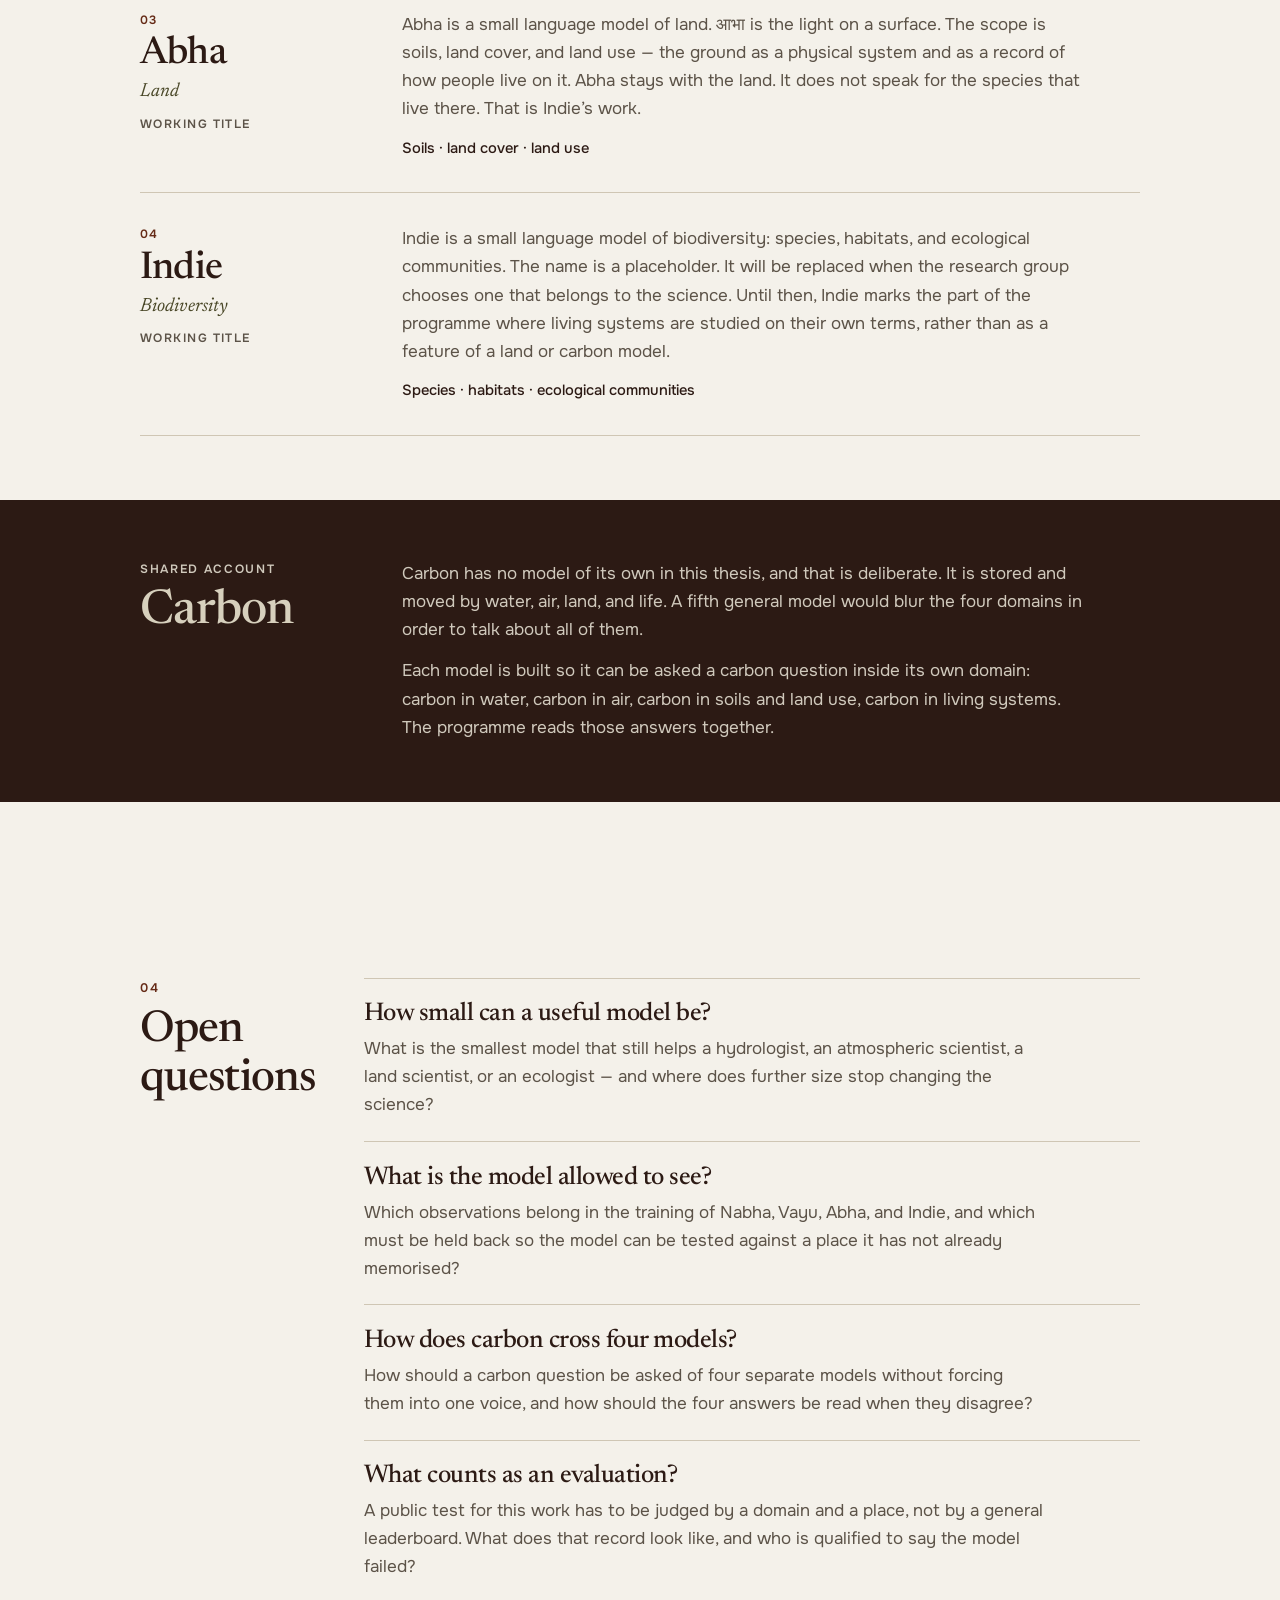
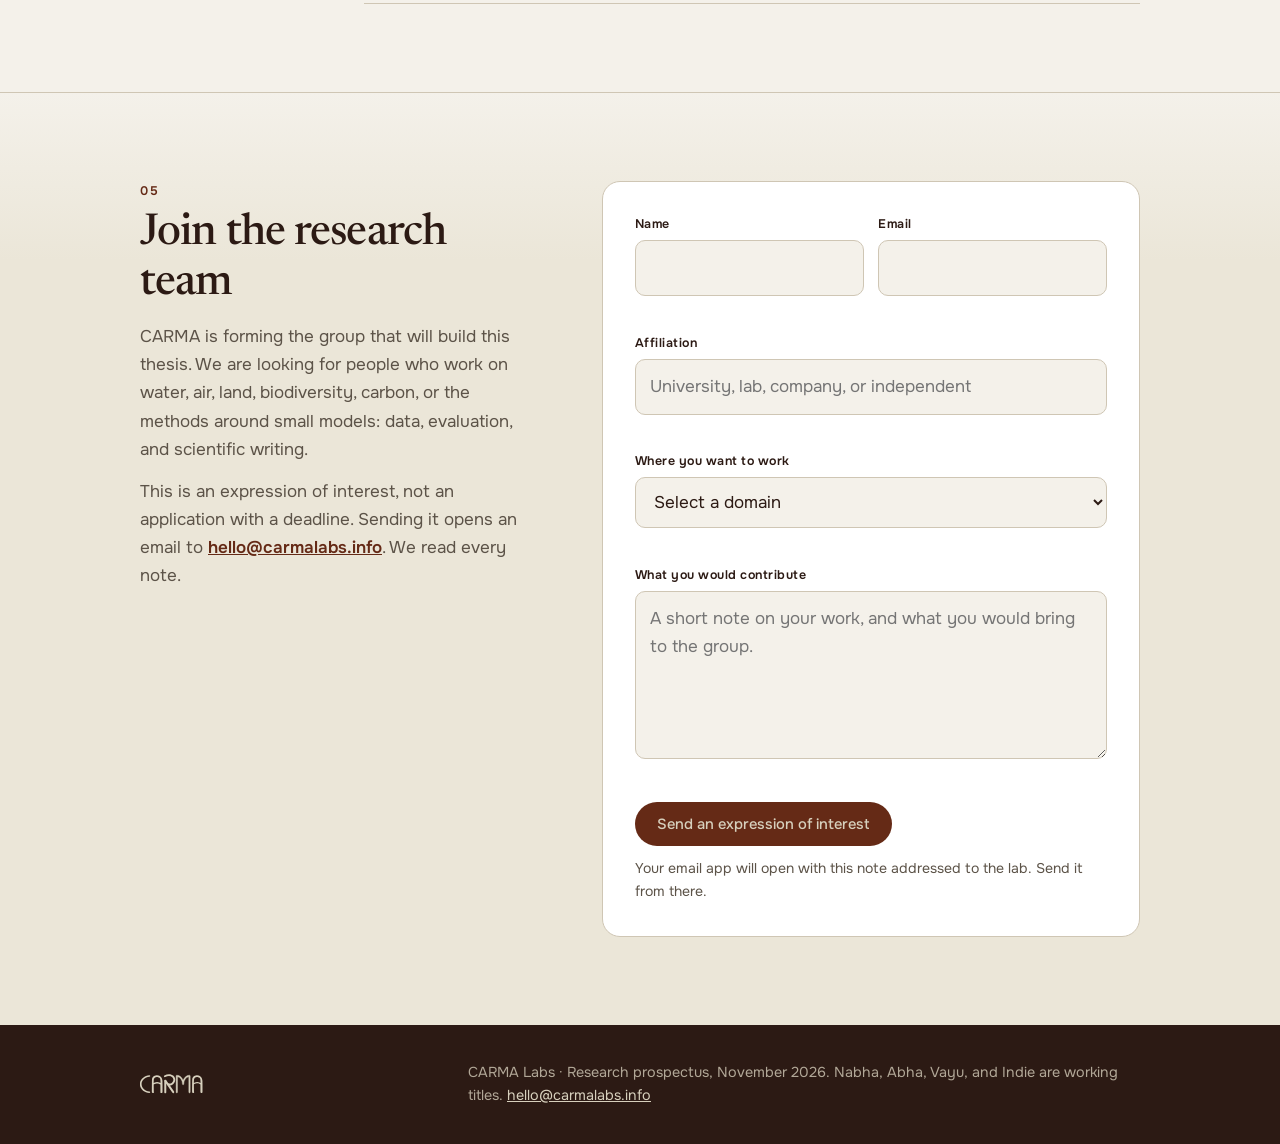
<file: contact.html>
<!DOCTYPE html>
<html lang="en">
<head>
  <meta charset="UTF-8">
  <meta http-equiv="refresh" content="0; url=./index.html#join">
  <link rel="canonical" href="./index.html#join">
  <title>Join the research team — CARMA</title>
  <script>location.replace("./index.html#join");</script>
</head>
<body>
  <p><a href="./index.html#join">Join the CARMA research team</a></p>
</body>
</html>
</file>
<file: assets/css/style.css>
/* CARMA Labs — research prospectus
   Palette and wordmark from the CARMA brand. */

:root {
  --terracotta: #652a16;
  --deep-earth: #2c1a14;
  --soft-sand: #d7d0bd;
  --rooted-olive: #4a4828;
  --sage: #6d6f40;
  --sand-light: #ebe6d8;
  --text: #2c1a14;
  --text-muted: #5c5348;
  --border: #cfc6b4;
  --bg: #f4f1ea;
  --white: #ffffff;
  --font-serif: "Newsreader", "Iowan Old Style", Georgia, serif;
  --font-body: "Onest", system-ui, sans-serif;
  --header-h: 4.25rem;
  --max: 1080px;
  --pad: clamp(1.25rem, 4vw, 2.5rem);
  --ease: 0.22s ease;
}

*, *::before, *::after { box-sizing: border-box; margin: 0; padding: 0; }

html { scroll-behavior: smooth; }

@media (prefers-reduced-motion: reduce) {
  html { scroll-behavior: auto; }
  *, *::before, *::after {
    animation: none !important;
    transition: none !important;
  }
}

body {
  font-family: var(--font-body);
  font-size: 1.0625rem;
  line-height: 1.65;
  color: var(--text);
  background: var(--bg);
  min-height: 100vh;
  -webkit-font-smoothing: antialiased;
}

img { max-width: 100%; display: block; height: auto; }
a { color: inherit; }
button, input, select, textarea { font: inherit; color: inherit; }
ul, ol { list-style: none; }

:focus-visible {
  outline: 2px solid var(--terracotta);
  outline-offset: 3px;
}

.skip-link {
  position: absolute;
  left: 1rem;
  top: -4rem;
  z-index: 200;
  background: var(--deep-earth);
  color: var(--soft-sand);
  padding: 0.6rem 0.9rem;
  border-radius: 6px;
}
.skip-link:focus { top: 0.75rem; }

h1, h2, h3 {
  font-family: var(--font-serif);
  font-weight: 500;
  letter-spacing: -0.02em;
  color: var(--deep-earth);
  line-height: 1.12;
}

.container {
  width: 100%;
  max-width: var(--max);
  margin-inline: auto;
  padding-inline: var(--pad);
}

.btn {
  display: inline-flex;
  align-items: center;
  justify-content: center;
  padding: 0.85rem 1.35rem;
  font-family: var(--font-body);
  font-size: 0.92rem;
  font-weight: 500;
  line-height: 1;
  border-radius: 999px;
  border: 1.5px solid transparent;
  text-decoration: none;
  cursor: pointer;
  transition: background-color var(--ease), color var(--ease), border-color var(--ease);
}
.btn--primary { background: var(--terracotta); color: var(--soft-sand); }
.btn--primary:hover { background: #4f210f; }
.btn--outline {
  background: transparent;
  color: var(--deep-earth);
  border-color: var(--deep-earth);
}
.btn--outline:hover { background: var(--deep-earth); color: var(--soft-sand); }

/* Header */
.site-header {
  position: sticky;
  top: 0;
  z-index: 100;
  height: var(--header-h);
  background: rgba(244, 241, 234, 0.92);
  backdrop-filter: blur(14px);
  border-bottom: 1px solid var(--border);
}

.nav {
  display: flex;
  align-items: center;
  justify-content: space-between;
  height: var(--header-h);
  max-width: var(--max);
  margin-inline: auto;
  padding-inline: var(--pad);
  gap: 1.25rem;
}

.logo { display: flex; align-items: center; flex-shrink: 0; }
.logo__wordmark { height: 1.65rem; width: auto; max-width: 9rem; }

.nav-links { display: flex; align-items: center; gap: 1.5rem; }
.nav-links a {
  font-size: 0.92rem;
  font-weight: 500;
  color: var(--text-muted);
  text-decoration: none;
}
.nav-links a:hover,
.nav-links a.is-active { color: var(--deep-earth); }
.nav-cta { flex-shrink: 0; padding-inline: 1.1rem; }
.nav-join { display: none; }

.nav-toggle {
  display: none;
  width: 2.5rem;
  height: 2.5rem;
  border: 1px solid var(--border);
  background: transparent;
  border-radius: 8px;
  cursor: pointer;
}
.nav-toggle-bar {
  display: block;
  width: 1.1rem;
  height: 2px;
  background: var(--deep-earth);
  margin: 5px auto;
  transition: transform var(--ease), opacity var(--ease);
}
.nav-toggle[aria-expanded="true"] .nav-toggle-bar:nth-child(1) { transform: translateY(7px) rotate(45deg); }
.nav-toggle[aria-expanded="true"] .nav-toggle-bar:nth-child(2) { opacity: 0; }
.nav-toggle[aria-expanded="true"] .nav-toggle-bar:nth-child(3) { transform: translateY(-7px) rotate(-45deg); }

/* Cover */
.cover {
  padding-block: clamp(3.5rem, 8vw, 6.5rem) clamp(3rem, 6vw, 5rem);
  border-bottom: 1px solid var(--border);
}

.cover__grid {
  display: grid;
  grid-template-columns: minmax(0, 1.45fr) minmax(14rem, 0.7fr);
  gap: clamp(2rem, 5vw, 4.5rem);
  align-items: end;
}

.eyebrow {
  font-size: 0.78rem;
  font-weight: 600;
  letter-spacing: 0.08em;
  text-transform: uppercase;
  color: var(--terracotta);
  margin-bottom: 1.25rem;
}

.cover h1 {
  font-size: clamp(2.6rem, 5.6vw, 4.6rem);
  font-weight: 500;
  letter-spacing: -0.03em;
  line-height: 1.02;
  max-width: 16ch;
}

.cover__epigraph {
  margin-top: 1.5rem;
  font-family: var(--font-serif);
  font-style: italic;
  font-size: 1.35rem;
  line-height: 1.35;
  color: var(--rooted-olive);
}

.cover__lede {
  margin-top: 1.1rem;
  max-width: 42rem;
  color: var(--text-muted);
}

.cover__actions {
  display: flex;
  flex-wrap: wrap;
  gap: 0.75rem;
  margin-top: 1.75rem;
}

.contents__label {
  font-size: 0.75rem;
  font-weight: 600;
  letter-spacing: 0.14em;
  text-transform: uppercase;
  color: var(--text-muted);
  margin-bottom: 0.35rem;
}

.contents a {
  display: grid;
  grid-template-columns: 2.2rem 1fr;
  gap: 0.6rem;
  padding: 0.8rem 0;
  border-bottom: 1px solid var(--border);
  text-decoration: none;
  color: var(--deep-earth);
  font-family: var(--font-serif);
  font-size: 1.15rem;
}
.contents a span {
  font-family: var(--font-body);
  font-size: 0.78rem;
  font-weight: 600;
  letter-spacing: 0.06em;
  color: var(--terracotta);
  padding-top: 0.35rem;
}
.contents a:hover { color: var(--terracotta); }
.contents ol { border-top: 1px solid var(--border); }

/* Sections */
.section { padding-block: clamp(3.5rem, 7vw, 5.5rem); }
.section--sand { background: var(--sand-light); border-block: 1px solid var(--border); }
section[id] { scroll-margin-top: calc(var(--header-h) + 1.25rem); }

.prose-grid {
  display: grid;
  grid-template-columns: 11rem minmax(0, 1fr);
  gap: clamp(1.5rem, 4vw, 3rem);
  align-items: start;
}

.section-num {
  font-family: var(--font-body);
  font-size: 0.78rem;
  font-weight: 600;
  letter-spacing: 0.14em;
  color: var(--terracotta);
  margin-bottom: 0.55rem;
}

.section-kicker h2,
.section-intro h2 {
  font-size: clamp(2rem, 4vw, 2.75rem);
}

.section-kicker p:not(.section-num),
.section-lede {
  margin-top: 0.9rem;
  color: var(--text-muted);
}

.section-intro {
  max-width: 40rem;
  margin-bottom: 1rem;
}

.abstract p {
  font-family: var(--font-serif);
  font-size: 1.22rem;
  line-height: 1.55;
  color: var(--text);
  margin-bottom: 1rem;
}

.abstract strong { font-weight: 600; }

.abstract__close {
  font-style: italic;
  color: var(--rooted-olive) !important;
}

.keywords {
  margin-top: 1.5rem;
  padding-top: 1rem;
  border-top: 1px solid var(--border);
  font-family: var(--font-body) !important;
  font-size: 0.92rem !important;
  line-height: 1.5 !important;
  color: var(--text-muted) !important;
}
.keywords span {
  display: block;
  font-size: 0.72rem;
  font-weight: 600;
  letter-spacing: 0.14em;
  text-transform: uppercase;
  color: var(--terracotta);
  margin-bottom: 0.35rem;
}

.claims { display: flex; flex-direction: column; }
.claim {
  padding: 1.35rem 0;
  border-top: 1px solid var(--border);
}
.claim:last-child { border-bottom: 1px solid var(--border); }
.claim__num {
  font-family: var(--font-serif);
  font-style: italic;
  color: var(--terracotta);
  margin-bottom: 0.3rem;
}
.claim h3 {
  font-size: clamp(1.35rem, 2vw, 1.65rem);
  margin-bottom: 0.45rem;
}
.claim p:last-child { color: var(--text-muted); max-width: 62ch; }

/* Models */
.models { margin-top: 1.5rem; }

.model {
  display: grid;
  grid-template-columns: 14rem minmax(0, 1fr);
  gap: clamp(1rem, 3vw, 2.5rem);
  padding: 2rem 0;
  border-top: 1px solid var(--border);
}
.model:last-child { border-bottom: 1px solid var(--border); }

.model__num {
  font-size: 0.75rem;
  font-weight: 600;
  letter-spacing: 0.12em;
  color: var(--terracotta);
}
.model h3 {
  font-size: clamp(2rem, 3vw, 2.6rem);
  margin-top: 0.15rem;
}
.model__domain {
  font-family: var(--font-serif);
  font-style: italic;
  font-size: 1.2rem;
  color: var(--rooted-olive);
}
.model__status {
  margin-top: 0.45rem;
  font-size: 0.75rem;
  font-weight: 600;
  letter-spacing: 0.12em;
  text-transform: uppercase;
  color: var(--text-muted);
}
.model__body p { color: var(--text-muted); max-width: 62ch; }
.model__body p + p { margin-top: 0.8rem; }
.model__scope {
  font-family: var(--font-body) !important;
  font-size: 0.92rem !important;
  color: var(--deep-earth) !important;
  font-weight: 500;
}

.carbon {
  margin-top: clamp(2.5rem, 5vw, 4rem);
  background: var(--deep-earth);
  color: var(--soft-sand);
}
.carbon__grid {
  display: grid;
  grid-template-columns: 14rem minmax(0, 1fr);
  gap: clamp(1rem, 3vw, 2.5rem);
  padding-block: clamp(2.5rem, 5vw, 3.75rem);
}
.carbon__kicker {
  font-size: 0.75rem;
  font-weight: 600;
  letter-spacing: 0.14em;
  text-transform: uppercase;
  color: var(--sand-light);
  margin-bottom: 0.4rem;
}
.carbon h3 {
  color: var(--soft-sand);
  font-size: clamp(2.2rem, 4vw, 3rem);
}
.carbon p { color: rgba(235, 230, 216, 0.86); max-width: 62ch; }
.carbon p + p { margin-top: 0.85rem; }

/* Questions */
.questions li {
  padding: 1.35rem 0;
  border-top: 1px solid var(--border);
}
.questions li:last-child { border-bottom: 1px solid var(--border); }
.questions h3 {
  font-size: clamp(1.35rem, 2vw, 1.7rem);
  margin-bottom: 0.4rem;
}
.questions p { color: var(--text-muted); max-width: 62ch; }

/* Join */
.section--join {
  background:
    linear-gradient(180deg, var(--bg) 0%, var(--sand-light) 18%, var(--sand-light) 100%);
  border-top: 1px solid var(--border);
}

.join-grid {
  display: grid;
  grid-template-columns: minmax(0, 0.85fr) minmax(0, 1.15fr);
  gap: clamp(2rem, 5vw, 4rem);
  align-items: start;
}

.section--join .section-kicker a {
  color: var(--terracotta);
  font-weight: 600;
}

.join-form {
  background: var(--white);
  border: 1px solid var(--border);
  border-radius: 18px;
  padding: clamp(1.25rem, 3vw, 2rem);
  display: flex;
  flex-direction: column;
  gap: 0.35rem;
}

.form-row {
  display: grid;
  grid-template-columns: 1fr 1fr;
  gap: 0.9rem;
}

.form-group { display: flex; flex-direction: column; gap: 0.35rem; margin-bottom: 0.55rem; }
.form-group label {
  font-size: 0.78rem;
  font-weight: 600;
  letter-spacing: 0.04em;
  color: var(--deep-earth);
}

.form-group input,
.form-group select,
.form-group textarea {
  width: 100%;
  padding: 0.8rem 0.9rem;
  border: 1px solid var(--border);
  border-radius: 10px;
  background: var(--bg);
}
.form-group textarea { min-height: 8.5rem; resize: vertical; }
.form-group input.is-invalid,
.form-group select.is-invalid,
.form-group textarea.is-invalid { border-color: var(--terracotta); background: #fbf6f3; }

.form-error {
  min-height: 1.05rem;
  font-size: 0.8rem;
  color: var(--terracotta);
}

.form-actions { margin-top: 0.4rem; }
.form-hint {
  margin-top: 0.7rem;
  font-size: 0.88rem;
  color: var(--text-muted);
}

.form-success {
  margin-top: 0.8rem;
  padding: 0.9rem 1rem;
  background: var(--sand-light);
  border-radius: 10px;
  color: var(--rooted-olive);
  font-size: 0.95rem;
}
.form-success a { color: var(--terracotta); font-weight: 600; }

/* Footer */
.site-footer {
  background: var(--deep-earth);
  color: rgba(215, 208, 189, 0.78);
  padding-block: 2.25rem;
}
.footer-inner {
  max-width: var(--max);
  margin-inline: auto;
  padding-inline: var(--pad);
  display: flex;
  align-items: center;
  justify-content: space-between;
  gap: 1.5rem;
}
.footer-wordmark { height: 1.45rem; width: auto; max-width: 8rem; flex-shrink: 0; }
.colophon { font-size: 0.9rem; max-width: 42rem; }
.colophon a { color: var(--soft-sand); }

@media (max-width: 860px) {
  .cover__grid,
  .prose-grid,
  .model,
  .carbon__grid,
  .join-grid,
  .form-row { grid-template-columns: 1fr; }
  .cover h1 { max-width: none; }
  .nav-toggle { display: block; }
  .nav-cta { display: none; }
  .nav-join { display: block; }
  .nav-links {
    position: fixed;
    top: var(--header-h);
    left: 0;
    right: 0;
    flex-direction: column;
    align-items: stretch;
    gap: 0;
    background: var(--bg);
    border-bottom: 1px solid var(--border);
    transform: translateY(-120%);
    opacity: 0;
    visibility: hidden;
  }
  .nav-links.is-open {
    transform: translateY(0);
    opacity: 1;
    visibility: visible;
    z-index: 120;
    box-shadow: 0 16px 28px rgba(44, 26, 20, 0.08);
  }
  .nav-links a {
    display: block;
    padding: 1rem var(--pad);
    border-bottom: 1px solid var(--border);
  }
  .footer-inner { flex-direction: column; align-items: flex-start; }
}

@media print {
  .site-header, .cover__actions, .join-form, .nav-cta { display: none !important; }
  .section--join { background: white; }
  body { background: white; }
  a { text-decoration: underline; }
}
</file>
